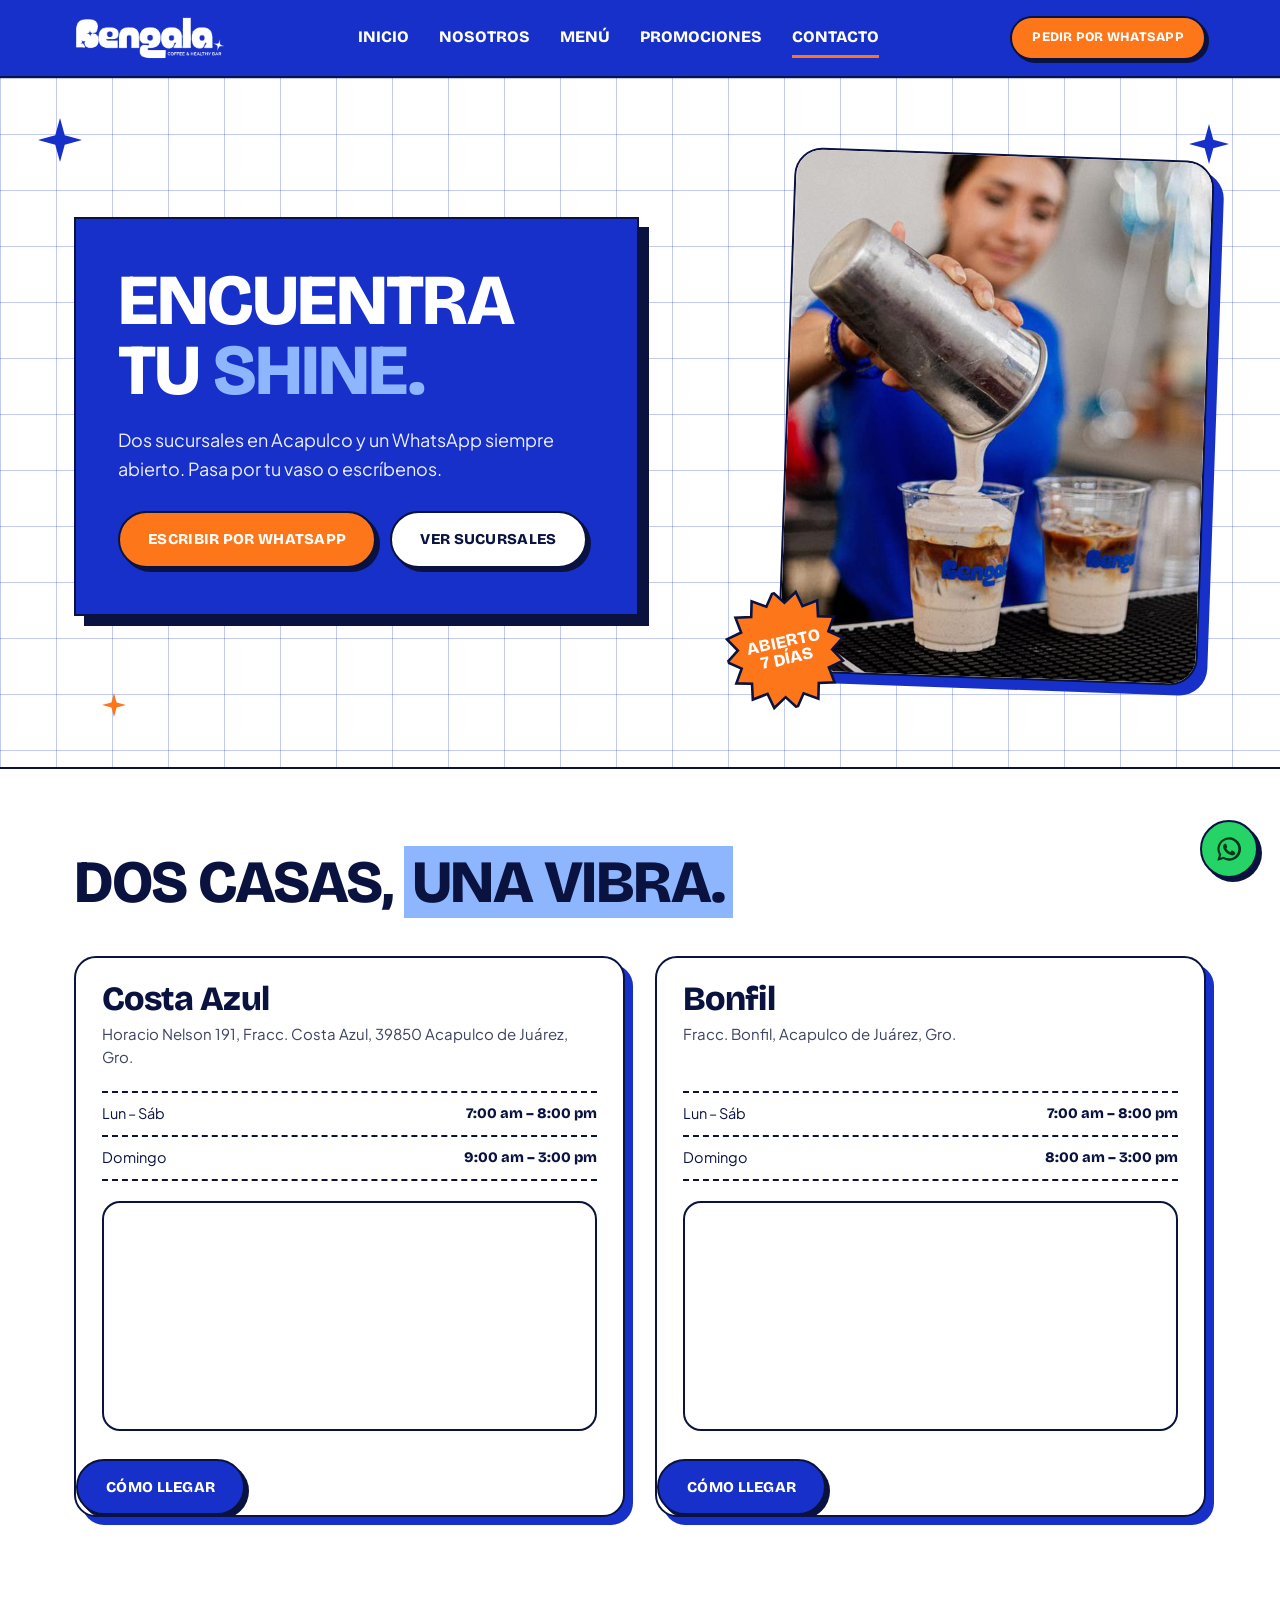
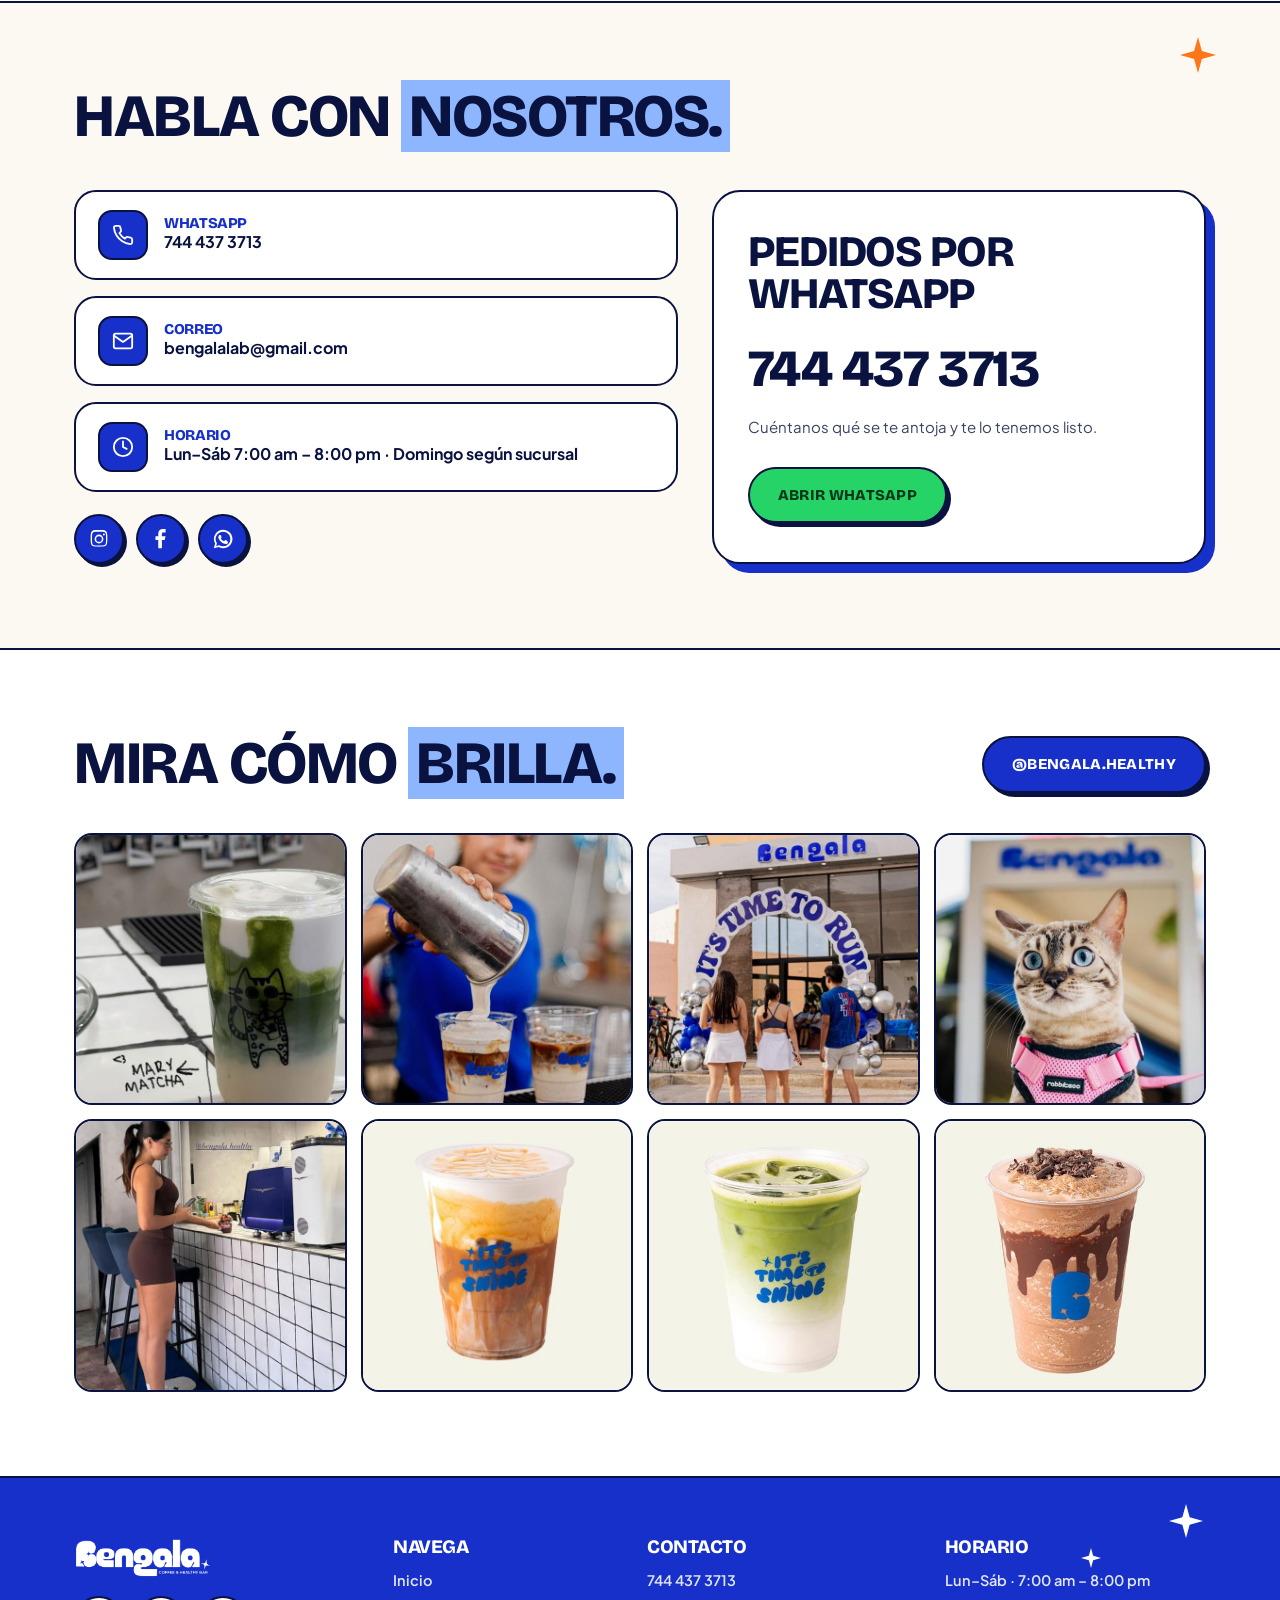
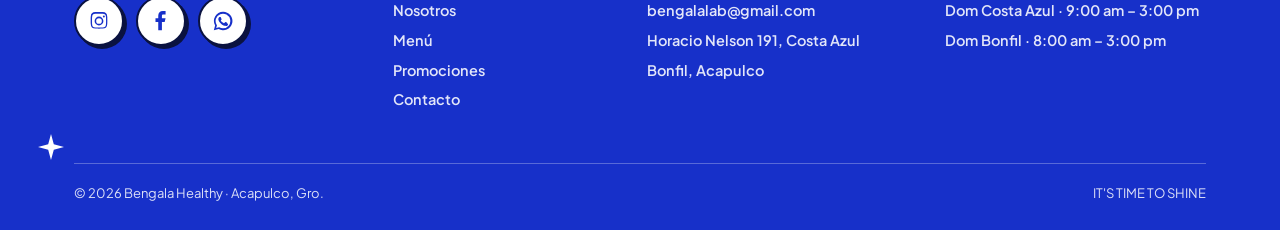
<file: bengala-contacto.html>
<!DOCTYPE html>
<html lang="es-MX">
<head>
<meta charset="UTF-8">
<meta name="viewport" content="width=device-width, initial-scale=1.0">
<title>Contacto | Bengala Healthy — Acapulco</title>
<meta name="description" content="Encuentra Bengala Healthy: WhatsApp, correo, horarios y ubicaciones en Costa Azul y Bonfil, Acapulco.">
<link rel="icon" type="image/jpeg" href="img/favicon.jpg">
<link rel="preload" href="fonts/bricolage.woff2" as="font" type="font/woff2" crossorigin>
<link rel="stylesheet" href="css/pop.css">
<noscript><style>[data-rv]{opacity:1;transform:none}</style></noscript>
</head>
<body>
<svg width="0" height="0" style="position:absolute" aria-hidden="true"><defs><symbol id="spark" viewBox="0 0 24 24"><path d="M12 0L14.59 9.41L24 12L14.59 14.59L12 24L9.41 14.59L0 12L9.41 9.41L12 0Z"/></symbol><symbol id="burst" viewBox="0 0 100 100"><path d="M100.0,50.0L89.2,57.8L96.2,69.1L83.3,72.2L85.4,85.4L72.2,83.3L69.1,96.2L57.8,89.2L50.0,100.0L42.2,89.2L30.9,96.2L27.8,83.3L14.6,85.4L16.7,72.2L3.8,69.1L10.8,57.8L0.0,50.0L10.8,42.2L3.8,30.9L16.7,27.8L14.6,14.6L27.8,16.7L30.9,3.8L42.2,10.8L50.0,0.0L57.8,10.8L69.1,3.8L72.2,16.7L85.4,14.6L83.3,27.8L96.2,30.9L89.2,42.2Z"/></symbol></defs></svg>
<header class="bar">
  <div class="wrap in">
    <a class="logo" href="index.html" aria-label="Bengala — inicio"><img src="img/wordmark-white.png" alt="Bengala Coffee & Healthy Bar"></a>
    <nav aria-label="Principal"><a href="index.html">Inicio</a><a href="bengala-nosotros.html">Nosotros</a><a href="bengala-menu.html">Menú</a><a href="bengala-promociones.html">Promociones</a><a href="bengala-contacto.html" class="on" aria-current="page">Contacto</a></nav>
    <a class="btn or sm cta" href="https://wa.me/527444373713?text=Hola%20Bengala%2C%20quiero%20hacer%20un%20pedido" target="_blank" rel="noopener">Pedir por WhatsApp</a>
    <button class="burger" id="burger" aria-label="Abrir menú" aria-expanded="false"><i></i><i></i><i></i></button>
  </div>
</header>
<nav class="mnav" id="mnav" aria-label="Móvil"><a href="index.html">Inicio</a><a href="bengala-nosotros.html">Nosotros</a><a href="bengala-menu.html">Menú</a><a href="bengala-promociones.html">Promociones</a><a href="bengala-contacto.html" class="on">Contacto</a><a class="btn or sm" href="https://wa.me/527444373713?text=Hola%20Bengala%2C%20quiero%20hacer%20un%20pedido" target="_blank" rel="noopener">Pedir por WhatsApp</a></nav>


<section class="gridhero">
  <span class="sp " style="width:44px;height:44px;left:3%;top:40px" aria-hidden="true"><svg><use href="#spark"/></svg></span><span class="sp o" style="width:24px;height:24px;left:8%;bottom:50px" aria-hidden="true"><svg><use href="#spark"/></svg></span><span class="sp " style="width:40px;height:40px;right:4%;top:46px" aria-hidden="true"><svg><use href="#spark"/></svg></span>
  <div class="wrap gh">
    <div class="gh-block" data-rv>
      <h1>Encuentra tu <span class="hl">shine.</span></h1>
      <p class="lead">Dos sucursales en Acapulco y un WhatsApp siempre abierto. Pasa por tu vaso o escríbenos.</p>
      <div class="acts"><a class="btn or" href="https://wa.me/527444373713?text=Hola%20Bengala" target="_blank" rel="noopener">Escribir por WhatsApp</a><a class="btn wh" href="#sucursales">Ver sucursales</a></div>
    </div>
    <div class="gh-photo" data-rv>
      <div class="frame" style="aspect-ratio:4/5;max-width:420px;margin-left:auto"><img src="img/p-barista.jpg" alt="Barista preparando bebidas en Bengala"></div>
      <div class="burst" style="left:6%;bottom:-30px" aria-hidden="true"><svg><use href="#burst"/></svg><b>Abierto<br>7 días</b></div>
    </div>
  </div>
</section>

<section class="sec" id="sucursales">
  <div class="wrap">
    <h2 class="h2" data-rv>Dos casas, <span class="mark">una vibra.</span></h2>
    <div class="locs" data-rv>
      <article class="pop loc">
        <div class="hd"><h3>Costa Azul</h3><p class="addr">Horacio Nelson 191, Fracc. Costa Azul, 39850 Acapulco de Juárez, Gro.</p></div>
        <ul class="hrs"><li><span>Lun – Sáb</span><b>7:00 am – 8:00 pm</b></li><li><span>Domingo</span><b>9:00 am – 3:00 pm</b></li></ul>
        <div class="map"><iframe loading="lazy" referrerpolicy="no-referrer-when-downgrade" title="Mapa Bengala Costa Azul" src="https://www.google.com/maps?q=Bengala+Horacio+Nelson+191+Costa+Azul+Acapulco&output=embed"></iframe></div>
        <div class="acts"><a class="btn bl" href="https://maps.app.goo.gl/TXhPFT4cCPkZpWc66" target="_blank" rel="noopener">Cómo llegar</a></div>
      </article>
      <article class="pop loc">
        <div class="hd"><h3>Bonfil</h3><p class="addr">Fracc. Bonfil, Acapulco de Juárez, Gro.</p></div>
        <ul class="hrs"><li><span>Lun – Sáb</span><b>7:00 am – 8:00 pm</b></li><li><span>Domingo</span><b>8:00 am – 3:00 pm</b></li></ul>
        <div class="map"><iframe loading="lazy" referrerpolicy="no-referrer-when-downgrade" title="Mapa Bengala Bonfil" src="https://www.google.com/maps?q=Bengala+Healthy+Bonfil+Acapulco&output=embed"></iframe></div>
        <div class="acts"><a class="btn bl" href="https://www.google.com/maps/search/?api=1&query=Bengala+Healthy+Bonfil+Acapulco" target="_blank" rel="noopener">Cómo llegar</a></div>
      </article>
    </div>
  </div>
</section>

<section class="sec" style="background:var(--cream);border-top:2px solid var(--ink);border-bottom:2px solid var(--ink);position:relative;overflow:hidden">
  <span class="sp o" style="width:36px;height:36px;right:5%;top:34px" aria-hidden="true"><svg><use href="#spark"/></svg></span>
  <div class="wrap">
    <h2 class="h2" data-rv>Habla con <span class="mark">nosotros.</span></h2>
    <div class="cgrid">
      <div class="clist" data-rv>
        <div class="pop crow"><span class="ic"><svg viewBox="0 0 24 24"><path d="M22 16.92v3a2 2 0 0 1-2.18 2 19.79 19.79 0 0 1-8.63-3.07 19.5 19.5 0 0 1-6-6 19.79 19.79 0 0 1-3.07-8.67A2 2 0 0 1 4.11 2h3a2 2 0 0 1 2 1.72c.13.96.36 1.9.68 2.81a2 2 0 0 1-.45 2.11L8.09 9.91a16 16 0 0 0 6 6l1.27-1.27a2 2 0 0 1 2.11-.45c.9.32 1.85.55 2.81.68A2 2 0 0 1 22 16.92Z"/></svg></span><div><h4>WhatsApp</h4><a href="https://wa.me/527444373713?text=Hola%20Bengala" target="_blank" rel="noopener">744 437 3713</a></div></div>
        <div class="pop crow"><span class="ic"><svg viewBox="0 0 24 24"><path d="m22 6-10 7L2 6"/><rect x="2" y="4" width="20" height="16" rx="2"/></svg></span><div><h4>Correo</h4><a href="mailto:bengalalab@gmail.com">bengalalab@gmail.com</a></div></div>
        <div class="pop crow"><span class="ic"><svg viewBox="0 0 24 24"><circle cx="12" cy="12" r="10"/><path d="M12 6v6l4 2"/></svg></span><div><h4>Horario</h4><p>Lun–Sáb 7:00 am – 8:00 pm · Domingo según sucursal</p></div></div>
        <div class="socials"><a href="https://www.instagram.com/bengala.healthy/" target="_blank" rel="noopener" aria-label="Instagram"><svg viewBox="0 0 24 24"><path d="M12 7.2A4.8 4.8 0 1 0 12 16.8 4.8 4.8 0 0 0 12 7.2Zm0 7.9a3.1 3.1 0 1 1 0-6.2 3.1 3.1 0 0 1 0 6.2ZM17.3 6.1a1.1 1.1 0 1 0 0 2.2 1.1 1.1 0 0 0 0-2.2ZM12 2.2c-2.7 0-3 0-4 .1-3.3.1-4.9 1.7-5 5-.1 1-.1 1.3-.1 4s0 3 .1 4c.1 3.3 1.7 4.9 5 5 1 .1 1.3.1 4 .1s3 0 4-.1c3.3-.1 4.9-1.7 5-5 .1-1 .1-1.3.1-4s0-3-.1-4c-.1-3.3-1.7-4.9-5-5-1-.1-1.3-.1-4-.1Zm0 1.8c2.6 0 2.9 0 4 .1 2.4.1 3.5 1.2 3.6 3.6.1 1 .1 1.3.1 3.9s0 2.9-.1 3.9c-.1 2.4-1.2 3.5-3.6 3.6-1 .1-1.3.1-4 .1s-2.9 0-3.9-.1c-2.4-.1-3.5-1.2-3.6-3.6-.1-1-.1-1.3-.1-3.9s0-2.9.1-3.9C4.6 5.3 5.7 4.2 8.1 4.1 9.1 4 9.4 4 12 4Z"/></svg></a><a href="https://www.facebook.com/p/BengalaHealthy-61576665325923/" target="_blank" rel="noopener" aria-label="Facebook"><svg viewBox="0 0 24 24"><path d="M13 22v-9h3l1-4h-4V6.5C13 5.4 13.4 5 14.6 5H17V1.2C16.6 1.1 15.4 1 14 1c-3 0-5 1.8-5 5.2V9H6v4h3v9h4Z"/></svg></a><a href="https://wa.me/527444373713" target="_blank" rel="noopener" aria-label="WhatsApp"><svg viewBox="0 0 24 24"><path d="M12 2a10 10 0 0 0-8.6 15L2 22l5.2-1.4A10 10 0 1 0 12 2Zm0 18a8 8 0 0 1-4.1-1.1l-.3-.2-3 .8.8-2.9-.2-.3A8 8 0 1 1 12 20Zm4.4-6c-.2-.1-1.4-.7-1.6-.8-.2-.1-.4-.1-.6.1-.2.2-.6.8-.8 1-.1.2-.3.2-.5.1-.2-.1-1-.4-1.9-1.2-.7-.6-1.2-1.4-1.3-1.6-.1-.2 0-.4.1-.5l.4-.4c.1-.1.2-.3.2-.4.1-.1 0-.3 0-.4-.1-.1-.6-1.4-.8-1.9-.2-.5-.4-.4-.6-.4h-.5c-.2 0-.4.1-.7.3-.2.2-.9.9-.9 2.2s.9 2.5 1.1 2.7c.1.2 1.9 2.9 4.6 4 .6.3 1.1.4 1.5.5.6.2 1.2.2 1.6.1.5-.1 1.4-.6 1.6-1.1.2-.5.2-1 .1-1.1-.1-.1-.2-.2-.4-.3Z"/></svg></a></div>
      </div>
      <div class="wacard" data-rv>
        <h3>Pedidos por WhatsApp</h3>
        <div class="num">744 437 3713</div>
        <p>Cuéntanos qué se te antoja y te lo tenemos listo.</p>
        <div class="acts"><a class="btn gr" href="https://wa.me/527444373713?text=Hola%20Bengala%2C%20quiero%20hacer%20un%20pedido" target="_blank" rel="noopener">Abrir WhatsApp</a></div>
      </div>
    </div>
  </div>
</section>

<section class="sec">
  <div class="wrap">
    <div class="rowh" data-rv><h2 class="h2">Mira cómo <span class="mark">brilla.</span></h2><a class="btn bl" href="https://www.instagram.com/bengala.healthy/" target="_blank" rel="noopener">@bengala.healthy</a></div>
    <div class="igrid" data-rv><a href="https://www.instagram.com/bengala.healthy/" target="_blank" rel="noopener" aria-label="Ver en Instagram"><img src="img/p-mary.jpg" alt="Foto 1 de Bengala" loading="lazy"></a><a href="https://www.instagram.com/bengala.healthy/" target="_blank" rel="noopener" aria-label="Ver en Instagram"><img src="img/p-barista.jpg" alt="Foto 2 de Bengala" loading="lazy"></a><a href="https://www.instagram.com/bengala.healthy/" target="_blank" rel="noopener" aria-label="Ver en Instagram"><img src="img/p-event.jpg" alt="Foto 3 de Bengala" loading="lazy"></a><a href="https://www.instagram.com/bengala.healthy/" target="_blank" rel="noopener" aria-label="Ver en Instagram"><img src="img/p-cat.jpg" alt="Foto 4 de Bengala" loading="lazy"></a><a href="https://www.instagram.com/bengala.healthy/" target="_blank" rel="noopener" aria-label="Ver en Instagram"><img src="img/p-counter.jpg" alt="Foto 5 de Bengala" loading="lazy"></a><a href="https://www.instagram.com/bengala.healthy/" target="_blank" rel="noopener" aria-label="Ver en Instagram"><img src="img/p-caramel.jpg" alt="Foto 6 de Bengala" loading="lazy"></a><a href="https://www.instagram.com/bengala.healthy/" target="_blank" rel="noopener" aria-label="Ver en Instagram"><img src="img/p-matcha.jpg" alt="Foto 7 de Bengala" loading="lazy"></a><a href="https://www.instagram.com/bengala.healthy/" target="_blank" rel="noopener" aria-label="Ver en Instagram"><img src="img/p-frappe.jpg" alt="Foto 8 de Bengala" loading="lazy"></a></div>
  </div>
</section>


<footer class="foot">
  <span class="sp w" style="width:34px;height:34px;right:6%;top:26px" aria-hidden="true"><svg><use href="#spark"/></svg></span><span class="sp w" style="width:20px;height:20px;right:14%;top:70px" aria-hidden="true"><svg><use href="#spark"/></svg></span><span class="sp w" style="width:26px;height:26px;left:3%;bottom:70px" aria-hidden="true"><svg><use href="#spark"/></svg></span>
  <div class="wrap">
    <div class="fgrid">
      <div>
        <a class="logo" href="index.html"><img src="img/wordmark-white.png" alt="Bengala Coffee & Healthy Bar"></a>
        <div class="socials" style="margin-top:18px">
          <a href="https://www.instagram.com/bengala.healthy/" target="_blank" rel="noopener" aria-label="Instagram"><svg viewBox="0 0 24 24"><path d="M12 7.2A4.8 4.8 0 1 0 12 16.8 4.8 4.8 0 0 0 12 7.2Zm0 7.9a3.1 3.1 0 1 1 0-6.2 3.1 3.1 0 0 1 0 6.2ZM17.3 6.1a1.1 1.1 0 1 0 0 2.2 1.1 1.1 0 0 0 0-2.2ZM12 2.2c-2.7 0-3 0-4 .1-3.3.1-4.9 1.7-5 5-.1 1-.1 1.3-.1 4s0 3 .1 4c.1 3.3 1.7 4.9 5 5 1 .1 1.3.1 4 .1s3 0 4-.1c3.3-.1 4.9-1.7 5-5 .1-1 .1-1.3.1-4s0-3-.1-4c-.1-3.3-1.7-4.9-5-5-1-.1-1.3-.1-4-.1Zm0 1.8c2.6 0 2.9 0 4 .1 2.4.1 3.5 1.2 3.6 3.6.1 1 .1 1.3.1 3.9s0 2.9-.1 3.9c-.1 2.4-1.2 3.5-3.6 3.6-1 .1-1.3.1-4 .1s-2.9 0-3.9-.1c-2.4-.1-3.5-1.2-3.6-3.6-.1-1-.1-1.3-.1-3.9s0-2.9.1-3.9C4.6 5.3 5.7 4.2 8.1 4.1 9.1 4 9.4 4 12 4Z"/></svg></a>
          <a href="https://www.facebook.com/p/BengalaHealthy-61576665325923/" target="_blank" rel="noopener" aria-label="Facebook"><svg viewBox="0 0 24 24"><path d="M13 22v-9h3l1-4h-4V6.5C13 5.4 13.4 5 14.6 5H17V1.2C16.6 1.1 15.4 1 14 1c-3 0-5 1.8-5 5.2V9H6v4h3v9h4Z"/></svg></a>
          <a href="https://wa.me/527444373713" target="_blank" rel="noopener" aria-label="WhatsApp"><svg viewBox="0 0 24 24"><path d="M12 2a10 10 0 0 0-8.6 15L2 22l5.2-1.4A10 10 0 1 0 12 2Zm0 18a8 8 0 0 1-4.1-1.1l-.3-.2-3 .8.8-2.9-.2-.3A8 8 0 1 1 12 20Zm4.4-6c-.2-.1-1.4-.7-1.6-.8-.2-.1-.4-.1-.6.1-.2.2-.6.8-.8 1-.1.2-.3.2-.5.1-.2-.1-1-.4-1.9-1.2-.7-.6-1.2-1.4-1.3-1.6-.1-.2 0-.4.1-.5l.4-.4c.1-.1.2-.3.2-.4.1-.1 0-.3 0-.4-.1-.1-.6-1.4-.8-1.9-.2-.5-.4-.4-.6-.4h-.5c-.2 0-.4.1-.7.3-.2.2-.9.9-.9 2.2s.9 2.5 1.1 2.7c.1.2 1.9 2.9 4.6 4 .6.3 1.1.4 1.5.5.6.2 1.2.2 1.6.1.5-.1 1.4-.6 1.6-1.1.2-.5.2-1 .1-1.1-.1-.1-.2-.2-.4-.3Z"/></svg></a>
        </div>
      </div>
      <div><h4>Navega</h4><ul><li><a href="index.html">Inicio</a></li><li><a href="bengala-nosotros.html">Nosotros</a></li><li><a href="bengala-menu.html">Menú</a></li><li><a href="bengala-promociones.html">Promociones</a></li><li><a href="bengala-contacto.html">Contacto</a></li></ul></div>
      <div><h4>Contacto</h4><ul><li><a href="https://wa.me/527444373713" target="_blank" rel="noopener">744 437 3713</a></li><li><a href="mailto:bengalalab@gmail.com">bengalalab@gmail.com</a></li><li>Horacio Nelson 191, Costa Azul</li><li>Bonfil, Acapulco</li></ul></div>
      <div><h4>Horario</h4><ul><li>Lun–Sáb · 7:00 am – 8:00 pm</li><li>Dom Costa Azul · 9:00 am – 3:00 pm</li><li>Dom Bonfil · 8:00 am – 3:00 pm</li></ul></div>
    </div>
    <div class="fbot"><span>© 2026 Bengala Healthy · Acapulco, Gro.</span><span>IT'S TIME TO SHINE</span></div>
  </div>
</footer>
<a class="wafloat" href="https://wa.me/527444373713?text=Hola%20Bengala" target="_blank" rel="noopener" aria-label="Escríbenos por WhatsApp"><svg viewBox="0 0 24 24"><path d="M12 2a10 10 0 0 0-8.6 15L2 22l5.2-1.4A10 10 0 1 0 12 2Zm0 18a8 8 0 0 1-4.1-1.1l-.3-.2-3 .8.8-2.9-.2-.3A8 8 0 1 1 12 20Zm4.4-6c-.2-.1-1.4-.7-1.6-.8-.2-.1-.4-.1-.6.1-.2.2-.6.8-.8 1-.1.2-.3.2-.5.1-.2-.1-1-.4-1.9-1.2-.7-.6-1.2-1.4-1.3-1.6-.1-.2 0-.4.1-.5l.4-.4c.1-.1.2-.3.2-.4.1-.1 0-.3 0-.4-.1-.1-.6-1.4-.8-1.9-.2-.5-.4-.4-.6-.4h-.5c-.2 0-.4.1-.7.3-.2.2-.9.9-.9 2.2s.9 2.5 1.1 2.7c.1.2 1.9 2.9 4.6 4 .6.3 1.1.4 1.5.5.6.2 1.2.2 1.6.1.5-.1 1.4-.6 1.6-1.1.2-.5.2-1 .1-1.1-.1-.1-.2-.2-.4-.3Z"/></svg></a>
<script src="js/pop.js" defer></script>
</body>
</html>
</file>
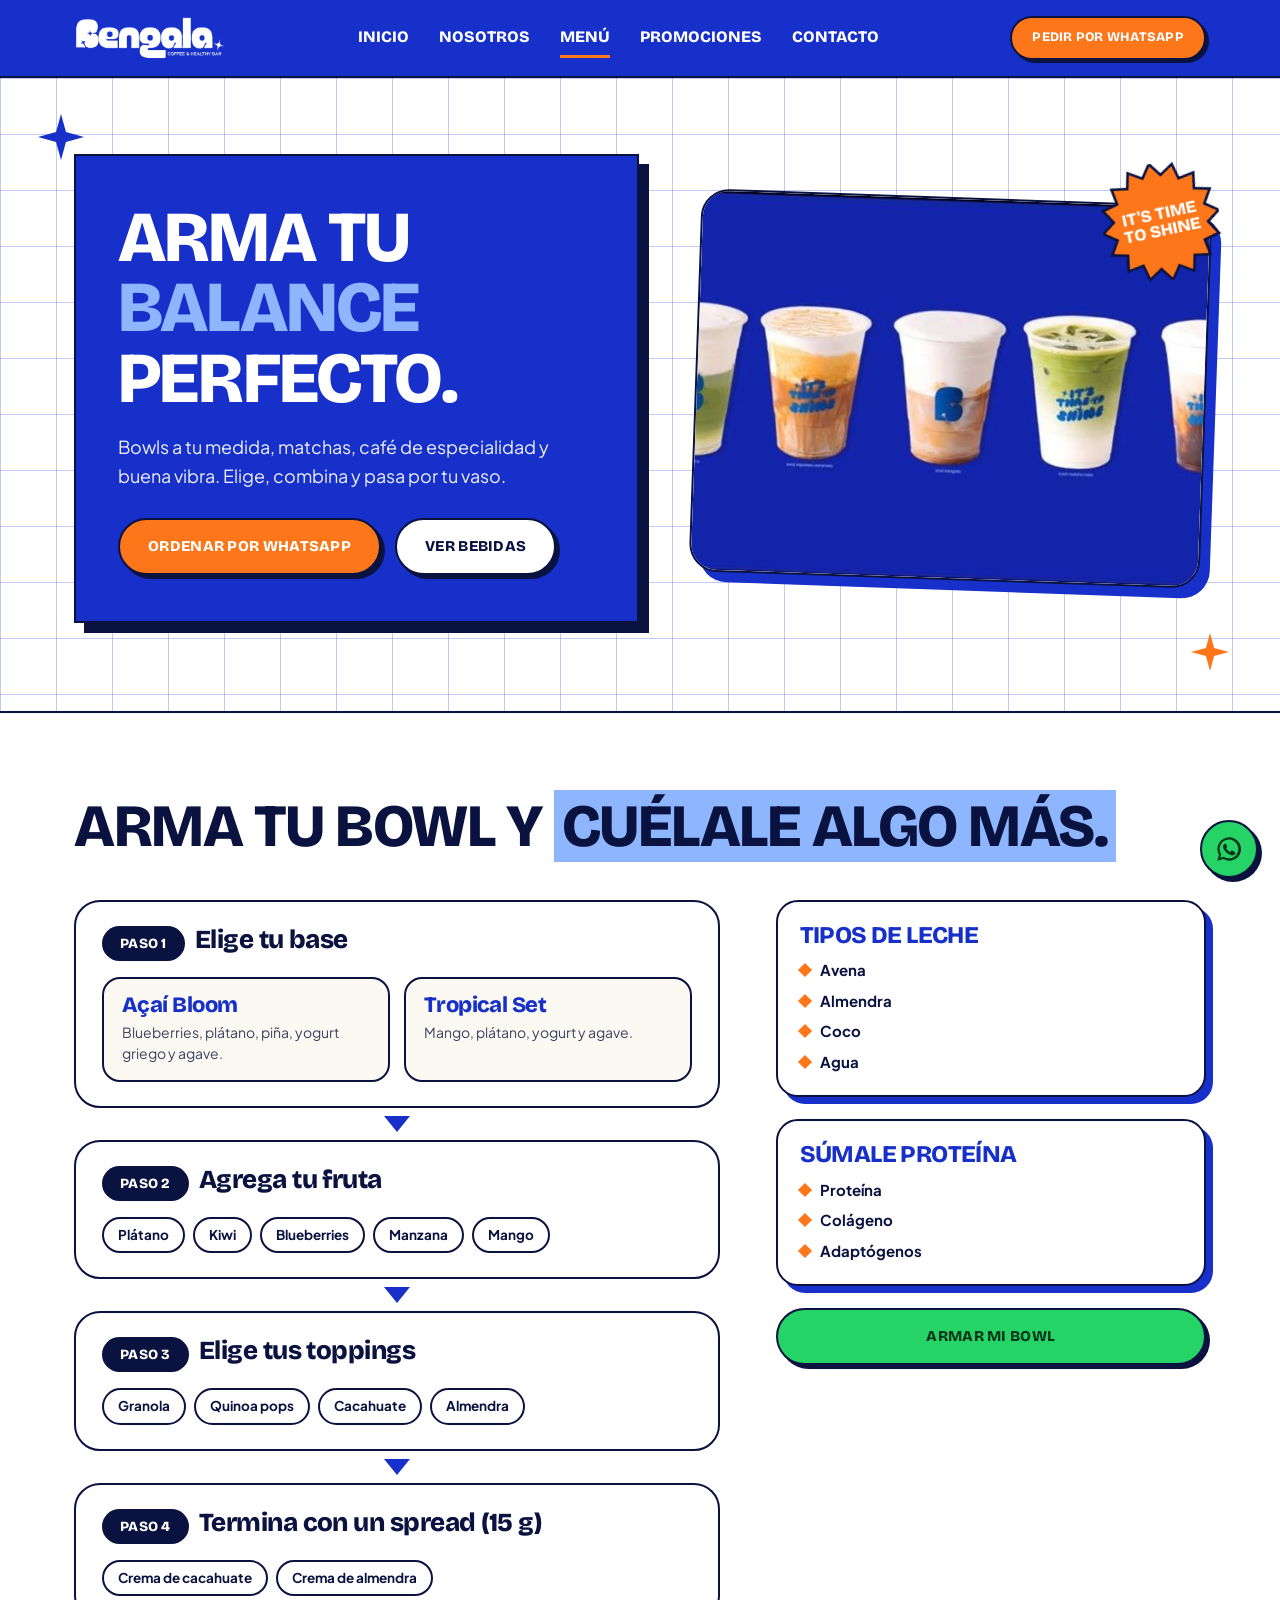
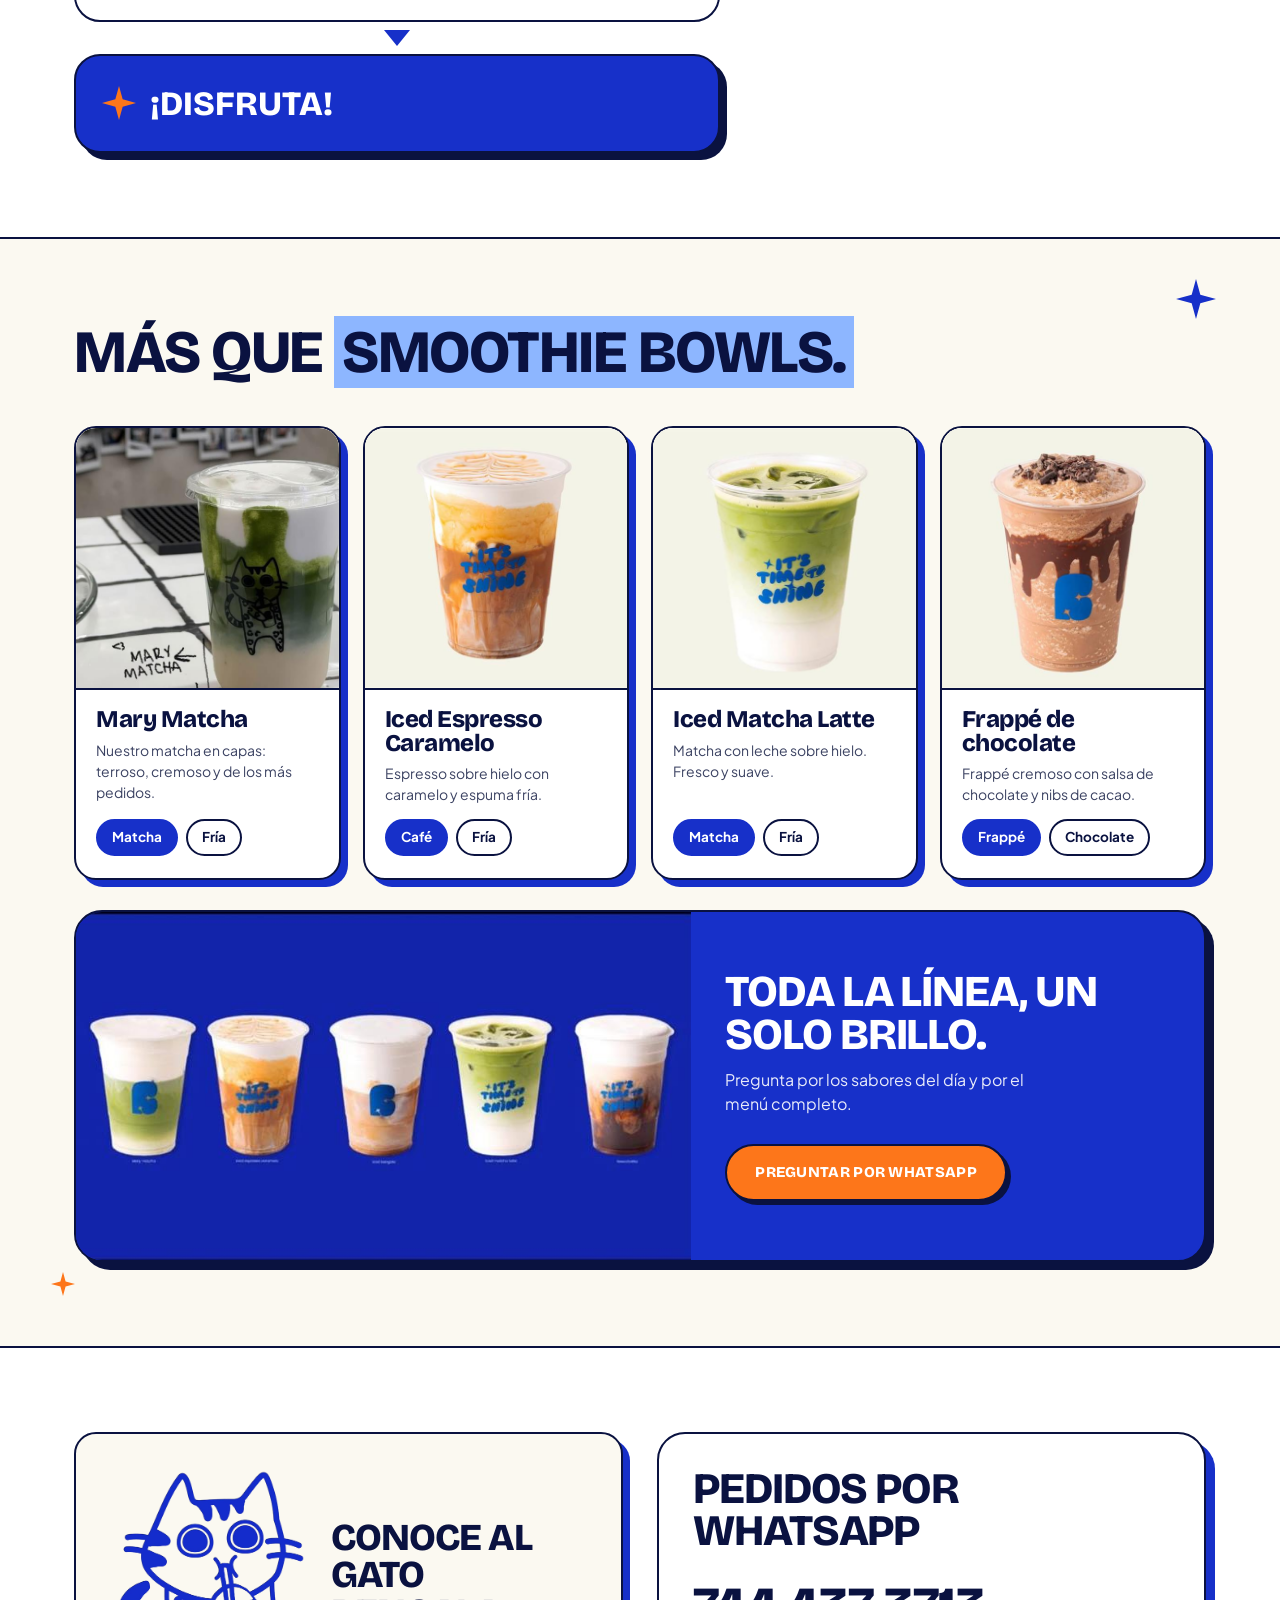
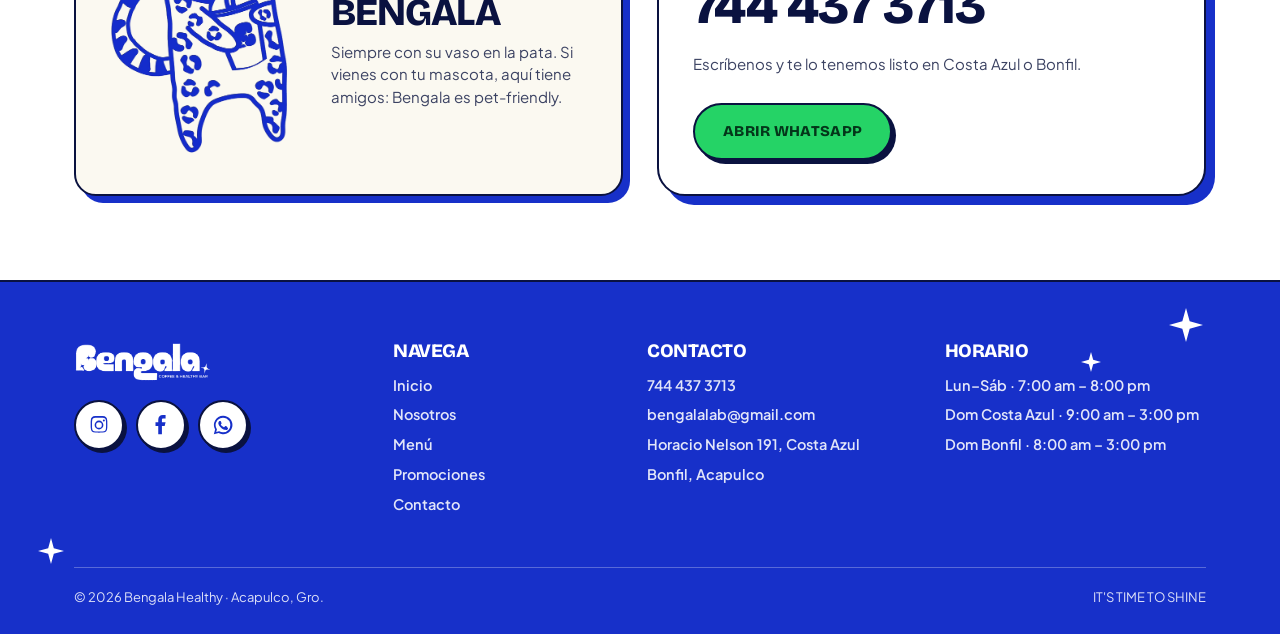
<file: bengala-menu.html>
<!DOCTYPE html>
<html lang="es-MX">
<head>
<meta charset="UTF-8">
<meta name="viewport" content="width=device-width, initial-scale=1.0">
<title>Menú | Bengala Healthy — Acapulco</title>
<meta name="description" content="Arma tu smoothie bowl paso a paso y conoce las bebidas de Bengala: matchas, café y más. Costa Azul y Bonfil, Acapulco.">
<link rel="icon" type="image/jpeg" href="img/favicon.jpg">
<link rel="preload" href="fonts/bricolage.woff2" as="font" type="font/woff2" crossorigin>
<link rel="stylesheet" href="css/pop.css">
<noscript><style>[data-rv]{opacity:1;transform:none}</style></noscript>
</head>
<body>
<svg width="0" height="0" style="position:absolute" aria-hidden="true"><defs><symbol id="spark" viewBox="0 0 24 24"><path d="M12 0L14.59 9.41L24 12L14.59 14.59L12 24L9.41 14.59L0 12L9.41 9.41L12 0Z"/></symbol><symbol id="burst" viewBox="0 0 100 100"><path d="M100.0,50.0L89.2,57.8L96.2,69.1L83.3,72.2L85.4,85.4L72.2,83.3L69.1,96.2L57.8,89.2L50.0,100.0L42.2,89.2L30.9,96.2L27.8,83.3L14.6,85.4L16.7,72.2L3.8,69.1L10.8,57.8L0.0,50.0L10.8,42.2L3.8,30.9L16.7,27.8L14.6,14.6L27.8,16.7L30.9,3.8L42.2,10.8L50.0,0.0L57.8,10.8L69.1,3.8L72.2,16.7L85.4,14.6L83.3,27.8L96.2,30.9L89.2,42.2Z"/></symbol></defs></svg>
<header class="bar">
  <div class="wrap in">
    <a class="logo" href="index.html" aria-label="Bengala — inicio"><img src="img/wordmark-white.png" alt="Bengala Coffee & Healthy Bar"></a>
    <nav aria-label="Principal"><a href="index.html">Inicio</a><a href="bengala-nosotros.html">Nosotros</a><a href="bengala-menu.html" class="on" aria-current="page">Menú</a><a href="bengala-promociones.html">Promociones</a><a href="bengala-contacto.html">Contacto</a></nav>
    <a class="btn or sm cta" href="https://wa.me/527444373713?text=Hola%20Bengala%2C%20quiero%20hacer%20un%20pedido" target="_blank" rel="noopener">Pedir por WhatsApp</a>
    <button class="burger" id="burger" aria-label="Abrir menú" aria-expanded="false"><i></i><i></i><i></i></button>
  </div>
</header>
<nav class="mnav" id="mnav" aria-label="Móvil"><a href="index.html">Inicio</a><a href="bengala-nosotros.html">Nosotros</a><a href="bengala-menu.html" class="on">Menú</a><a href="bengala-promociones.html">Promociones</a><a href="bengala-contacto.html">Contacto</a><a class="btn or sm" href="https://wa.me/527444373713?text=Hola%20Bengala%2C%20quiero%20hacer%20un%20pedido" target="_blank" rel="noopener">Pedir por WhatsApp</a></nav>


<section class="gridhero">
  <span class="sp " style="width:46px;height:46px;left:3%;top:36px" aria-hidden="true"><svg><use href="#spark"/></svg></span><span class="sp " style="width:26px;height:26px;left:9%;top:110px" aria-hidden="true"><svg><use href="#spark"/></svg></span><span class="sp o" style="width:38px;height:38px;right:4%;bottom:40px" aria-hidden="true"><svg><use href="#spark"/></svg></span>
  <div class="wrap gh">
    <div class="gh-block" data-rv>
      <h1>Arma tu <span class="hl">balance</span> perfecto.</h1>
      <p class="lead">Bowls a tu medida, matchas, café de especialidad y buena vibra. Elige, combina y pasa por tu vaso.</p>
      <div class="acts"><a class="btn or" href="https://wa.me/527444373713?text=Hola%20Bengala%2C%20quiero%20armar%20mi%20bowl" target="_blank" rel="noopener">Ordenar por WhatsApp</a><a class="btn wh" href="#bebidas">Ver bebidas</a></div>
    </div>
    <div class="gh-photo" data-rv>
      <div class="frame" style="aspect-ratio:4/3"><img src="img/p-lineup.jpg" alt="Línea de bebidas Bengala sobre fondo azul"></div>
      <div class="burst" style="right:-14px;top:-34px" aria-hidden="true"><svg><use href="#burst"/></svg><b>It's time<br>to shine</b></div>
    </div>
  </div>
</section>

<section class="sec" id="bowl">
  <div class="wrap">
    <h2 class="h2" data-rv>Arma tu bowl y <span class="mark">cuélale algo más.</span></h2>
    <div class="split">
      <div class="flow" data-rv>
        <div class="step"><span class="pill">Paso 1</span><h3>Elige tu base</h3>
          <div class="body opts">
            <div class="opt"><h4>Açaí Bloom</h4><p>Blueberries, plátano, piña, yogurt griego y agave.</p></div>
            <div class="opt"><h4>Tropical Set</h4><p>Mango, plátano, yogurt y agave.</p></div>
          </div></div>
        <i class="dn"></i>
        <div class="step"><span class="pill">Paso 2</span><h3>Agrega tu fruta</h3>
          <div class="body chips"><span class="chip">Plátano</span><span class="chip">Kiwi</span><span class="chip">Blueberries</span><span class="chip">Manzana</span><span class="chip">Mango</span></div></div>
        <i class="dn"></i>
        <div class="step"><span class="pill">Paso 3</span><h3>Elige tus toppings</h3>
          <div class="body chips"><span class="chip">Granola</span><span class="chip">Quinoa pops</span><span class="chip">Cacahuate</span><span class="chip">Almendra</span></div></div>
        <i class="dn"></i>
        <div class="step"><span class="pill">Paso 4</span><h3>Termina con un spread (15 g)</h3>
          <div class="body chips"><span class="chip">Crema de cacahuate</span><span class="chip">Crema de almendra</span></div></div>
        <i class="dn"></i>
        <div class="enjoy"><svg viewBox="0 0 24 24"><use href="#spark"/></svg><b>¡Disfruta!</b></div>
      </div>
      <aside class="aside" data-rv>
        <div class="pop sh"><h4>Tipos de leche</h4><ul><li>Avena</li><li>Almendra</li><li>Coco</li><li>Agua</li></ul></div>
        <div class="pop sh"><h4>Súmale proteína</h4><ul><li>Proteína</li><li>Colágeno</li><li>Adaptógenos</li></ul></div>
        <a class="btn gr" href="https://wa.me/527444373713?text=Hola%20Bengala%2C%20quiero%20armar%20mi%20bowl" target="_blank" rel="noopener">Armar mi bowl</a>
      </aside>
    </div>
  </div>
</section>

<section class="sec" id="bebidas" style="background:var(--cream);border-top:2px solid var(--ink);border-bottom:2px solid var(--ink);position:relative;overflow:hidden">
  <span class="sp " style="width:40px;height:40px;right:5%;top:40px" aria-hidden="true"><svg><use href="#spark"/></svg></span><span class="sp o" style="width:24px;height:24px;left:4%;bottom:50px" aria-hidden="true"><svg><use href="#spark"/></svg></span>
  <div class="wrap">
    <h2 class="h2" data-rv>Más que <span class="mark">smoothie bowls.</span></h2>
    <div class="dgrid" data-rv>
      <article class="pop sh dcard"><div class="ph"><img src="img/p-mary.jpg" alt="Mary Matcha" loading="lazy"></div><div class="tx"><h3>Mary Matcha</h3><p>Nuestro matcha en capas: terroso, cremoso y de los más pedidos.</p><div class="chips"><span class="chip b">Matcha</span><span class="chip">Fría</span></div></div></article>
      <article class="pop sh dcard"><div class="ph"><img src="img/p-caramel.jpg" alt="Iced Espresso Caramelo" loading="lazy"></div><div class="tx"><h3>Iced Espresso Caramelo</h3><p>Espresso sobre hielo con caramelo y espuma fría.</p><div class="chips"><span class="chip b">Café</span><span class="chip">Fría</span></div></div></article>
      <article class="pop sh dcard"><div class="ph"><img src="img/p-matcha.jpg" alt="Iced Matcha Latte" loading="lazy"></div><div class="tx"><h3>Iced Matcha Latte</h3><p>Matcha con leche sobre hielo. Fresco y suave.</p><div class="chips"><span class="chip b">Matcha</span><span class="chip">Fría</span></div></div></article>
      <article class="pop sh dcard"><div class="ph"><img src="img/p-frappe.jpg" alt="Frappé de chocolate" loading="lazy"></div><div class="tx"><h3>Frappé de chocolate</h3><p>Frappé cremoso con salsa de chocolate y nibs de cacao.</p><div class="chips"><span class="chip b">Frappé</span><span class="chip">Chocolate</span></div></div></article>
    </div>
    <div class="band" data-rv>
      <div class="ph"><img src="img/p-lineup.jpg" alt="Toda la línea de bebidas Bengala" loading="lazy"></div>
      <div class="tx"><h3>Toda la línea, un solo brillo.</h3><p>Pregunta por los sabores del día y por el menú completo.</p><div class="acts"><a class="btn or" href="https://wa.me/527444373713?text=Hola%20Bengala%2C%20%C2%BFqu%C3%A9%20sabores%20tienen%20hoy%3F" target="_blank" rel="noopener">Preguntar por WhatsApp</a></div></div>
    </div>
  </div>
</section>

<section class="sec">
  <div class="wrap duo">
    <div class="pop sh catcard" data-rv>
      <img src="img/mascot.png" alt="Mascota de Bengala, un gato leopardo tomando una bebida" loading="lazy">
      <div><h3>Conoce al gato Bengala</h3><p>Siempre con su vaso en la pata. Si vienes con tu mascota, aquí tiene amigos: Bengala es pet-friendly.</p></div>
    </div>
    <div class="wacard" data-rv>
      <h3>Pedidos por WhatsApp</h3>
      <div class="num">744 437 3713</div>
      <p>Escríbenos y te lo tenemos listo en Costa Azul o Bonfil.</p>
      <div class="acts"><a class="btn gr" href="https://wa.me/527444373713?text=Hola%20Bengala%2C%20quiero%20hacer%20un%20pedido" target="_blank" rel="noopener">Abrir WhatsApp</a></div>
    </div>
  </div>
</section>


<footer class="foot">
  <span class="sp w" style="width:34px;height:34px;right:6%;top:26px" aria-hidden="true"><svg><use href="#spark"/></svg></span><span class="sp w" style="width:20px;height:20px;right:14%;top:70px" aria-hidden="true"><svg><use href="#spark"/></svg></span><span class="sp w" style="width:26px;height:26px;left:3%;bottom:70px" aria-hidden="true"><svg><use href="#spark"/></svg></span>
  <div class="wrap">
    <div class="fgrid">
      <div>
        <a class="logo" href="index.html"><img src="img/wordmark-white.png" alt="Bengala Coffee & Healthy Bar"></a>
        <div class="socials" style="margin-top:18px">
          <a href="https://www.instagram.com/bengala.healthy/" target="_blank" rel="noopener" aria-label="Instagram"><svg viewBox="0 0 24 24"><path d="M12 7.2A4.8 4.8 0 1 0 12 16.8 4.8 4.8 0 0 0 12 7.2Zm0 7.9a3.1 3.1 0 1 1 0-6.2 3.1 3.1 0 0 1 0 6.2ZM17.3 6.1a1.1 1.1 0 1 0 0 2.2 1.1 1.1 0 0 0 0-2.2ZM12 2.2c-2.7 0-3 0-4 .1-3.3.1-4.9 1.7-5 5-.1 1-.1 1.3-.1 4s0 3 .1 4c.1 3.3 1.7 4.9 5 5 1 .1 1.3.1 4 .1s3 0 4-.1c3.3-.1 4.9-1.7 5-5 .1-1 .1-1.3.1-4s0-3-.1-4c-.1-3.3-1.7-4.9-5-5-1-.1-1.3-.1-4-.1Zm0 1.8c2.6 0 2.9 0 4 .1 2.4.1 3.5 1.2 3.6 3.6.1 1 .1 1.3.1 3.9s0 2.9-.1 3.9c-.1 2.4-1.2 3.5-3.6 3.6-1 .1-1.3.1-4 .1s-2.9 0-3.9-.1c-2.4-.1-3.5-1.2-3.6-3.6-.1-1-.1-1.3-.1-3.9s0-2.9.1-3.9C4.6 5.3 5.7 4.2 8.1 4.1 9.1 4 9.4 4 12 4Z"/></svg></a>
          <a href="https://www.facebook.com/p/BengalaHealthy-61576665325923/" target="_blank" rel="noopener" aria-label="Facebook"><svg viewBox="0 0 24 24"><path d="M13 22v-9h3l1-4h-4V6.5C13 5.4 13.4 5 14.6 5H17V1.2C16.6 1.1 15.4 1 14 1c-3 0-5 1.8-5 5.2V9H6v4h3v9h4Z"/></svg></a>
          <a href="https://wa.me/527444373713" target="_blank" rel="noopener" aria-label="WhatsApp"><svg viewBox="0 0 24 24"><path d="M12 2a10 10 0 0 0-8.6 15L2 22l5.2-1.4A10 10 0 1 0 12 2Zm0 18a8 8 0 0 1-4.1-1.1l-.3-.2-3 .8.8-2.9-.2-.3A8 8 0 1 1 12 20Zm4.4-6c-.2-.1-1.4-.7-1.6-.8-.2-.1-.4-.1-.6.1-.2.2-.6.8-.8 1-.1.2-.3.2-.5.1-.2-.1-1-.4-1.9-1.2-.7-.6-1.2-1.4-1.3-1.6-.1-.2 0-.4.1-.5l.4-.4c.1-.1.2-.3.2-.4.1-.1 0-.3 0-.4-.1-.1-.6-1.4-.8-1.9-.2-.5-.4-.4-.6-.4h-.5c-.2 0-.4.1-.7.3-.2.2-.9.9-.9 2.2s.9 2.5 1.1 2.7c.1.2 1.9 2.9 4.6 4 .6.3 1.1.4 1.5.5.6.2 1.2.2 1.6.1.5-.1 1.4-.6 1.6-1.1.2-.5.2-1 .1-1.1-.1-.1-.2-.2-.4-.3Z"/></svg></a>
        </div>
      </div>
      <div><h4>Navega</h4><ul><li><a href="index.html">Inicio</a></li><li><a href="bengala-nosotros.html">Nosotros</a></li><li><a href="bengala-menu.html">Menú</a></li><li><a href="bengala-promociones.html">Promociones</a></li><li><a href="bengala-contacto.html">Contacto</a></li></ul></div>
      <div><h4>Contacto</h4><ul><li><a href="https://wa.me/527444373713" target="_blank" rel="noopener">744 437 3713</a></li><li><a href="mailto:bengalalab@gmail.com">bengalalab@gmail.com</a></li><li>Horacio Nelson 191, Costa Azul</li><li>Bonfil, Acapulco</li></ul></div>
      <div><h4>Horario</h4><ul><li>Lun–Sáb · 7:00 am – 8:00 pm</li><li>Dom Costa Azul · 9:00 am – 3:00 pm</li><li>Dom Bonfil · 8:00 am – 3:00 pm</li></ul></div>
    </div>
    <div class="fbot"><span>© 2026 Bengala Healthy · Acapulco, Gro.</span><span>IT'S TIME TO SHINE</span></div>
  </div>
</footer>
<a class="wafloat" href="https://wa.me/527444373713?text=Hola%20Bengala" target="_blank" rel="noopener" aria-label="Escríbenos por WhatsApp"><svg viewBox="0 0 24 24"><path d="M12 2a10 10 0 0 0-8.6 15L2 22l5.2-1.4A10 10 0 1 0 12 2Zm0 18a8 8 0 0 1-4.1-1.1l-.3-.2-3 .8.8-2.9-.2-.3A8 8 0 1 1 12 20Zm4.4-6c-.2-.1-1.4-.7-1.6-.8-.2-.1-.4-.1-.6.1-.2.2-.6.8-.8 1-.1.2-.3.2-.5.1-.2-.1-1-.4-1.9-1.2-.7-.6-1.2-1.4-1.3-1.6-.1-.2 0-.4.1-.5l.4-.4c.1-.1.2-.3.2-.4.1-.1 0-.3 0-.4-.1-.1-.6-1.4-.8-1.9-.2-.5-.4-.4-.6-.4h-.5c-.2 0-.4.1-.7.3-.2.2-.9.9-.9 2.2s.9 2.5 1.1 2.7c.1.2 1.9 2.9 4.6 4 .6.3 1.1.4 1.5.5.6.2 1.2.2 1.6.1.5-.1 1.4-.6 1.6-1.1.2-.5.2-1 .1-1.1-.1-.1-.2-.2-.4-.3Z"/></svg></a>
<script src="js/pop.js" defer></script>
</body>
</html>
</file>
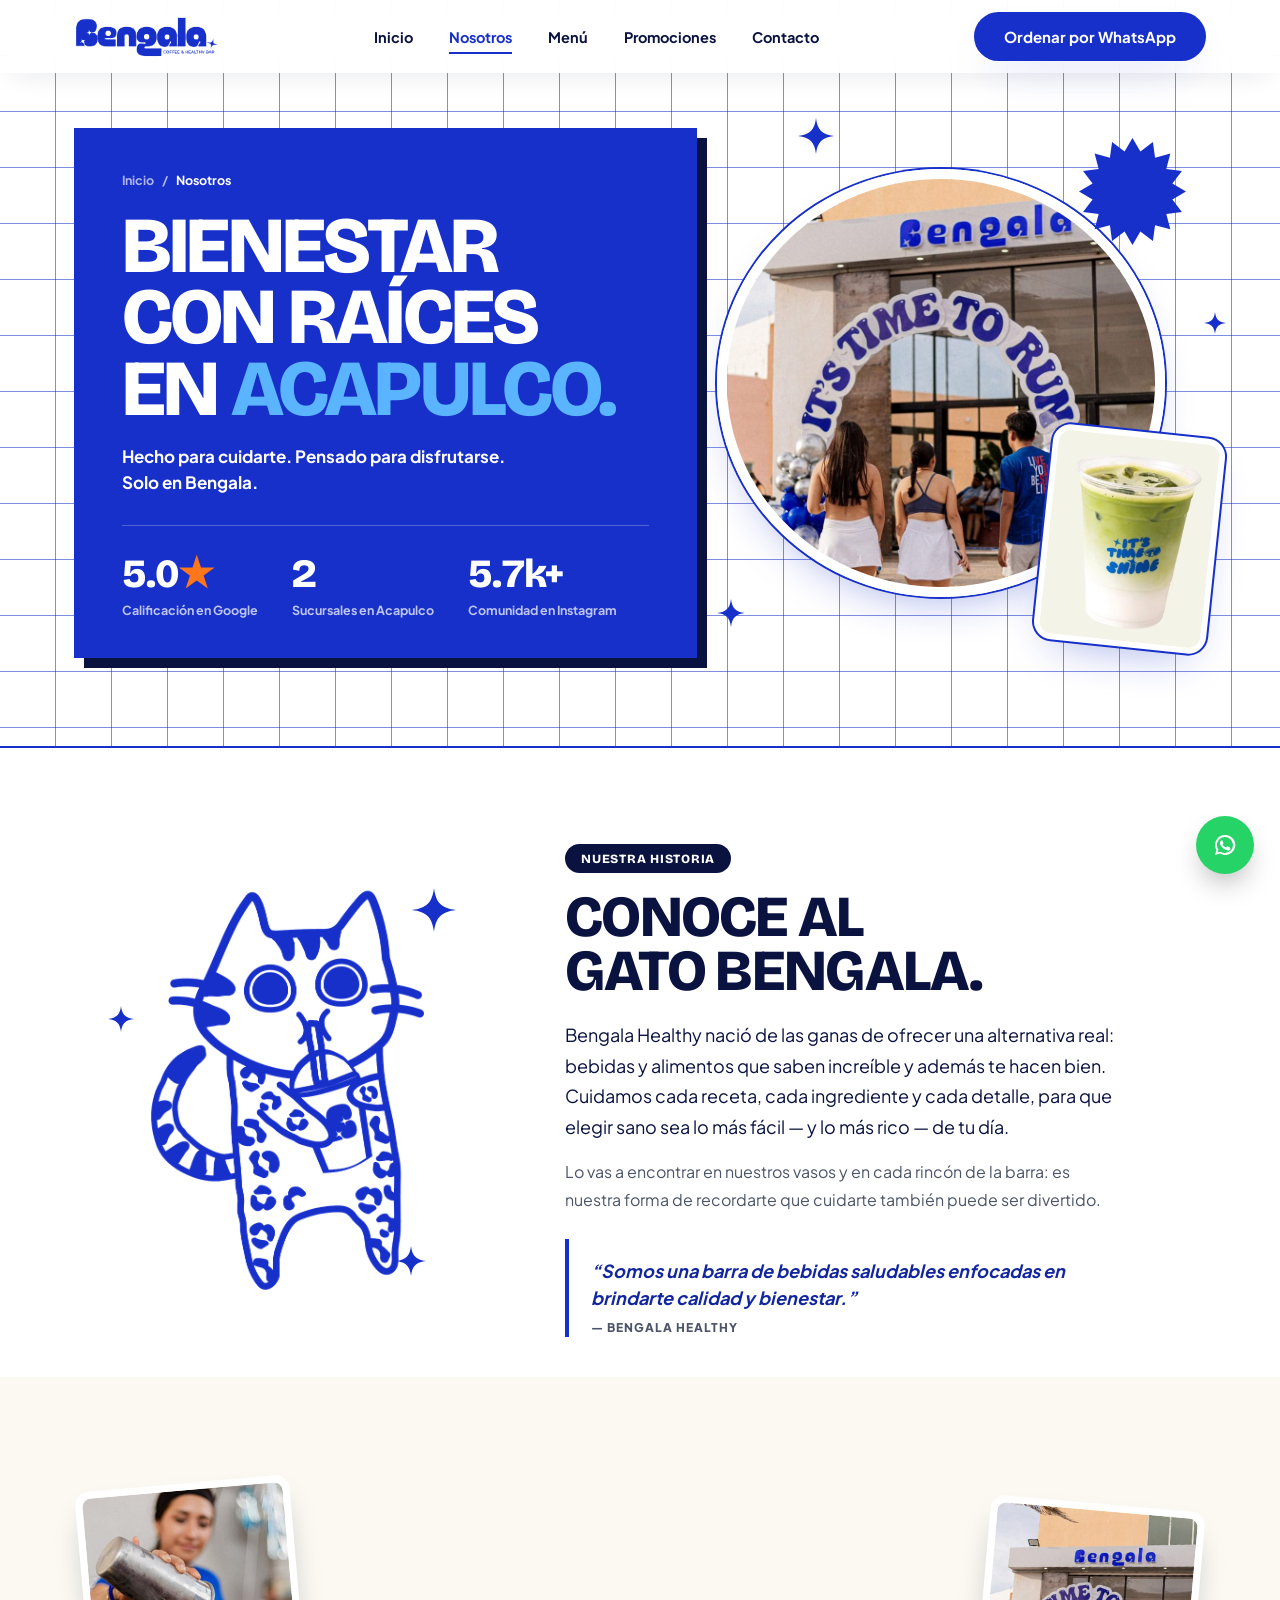
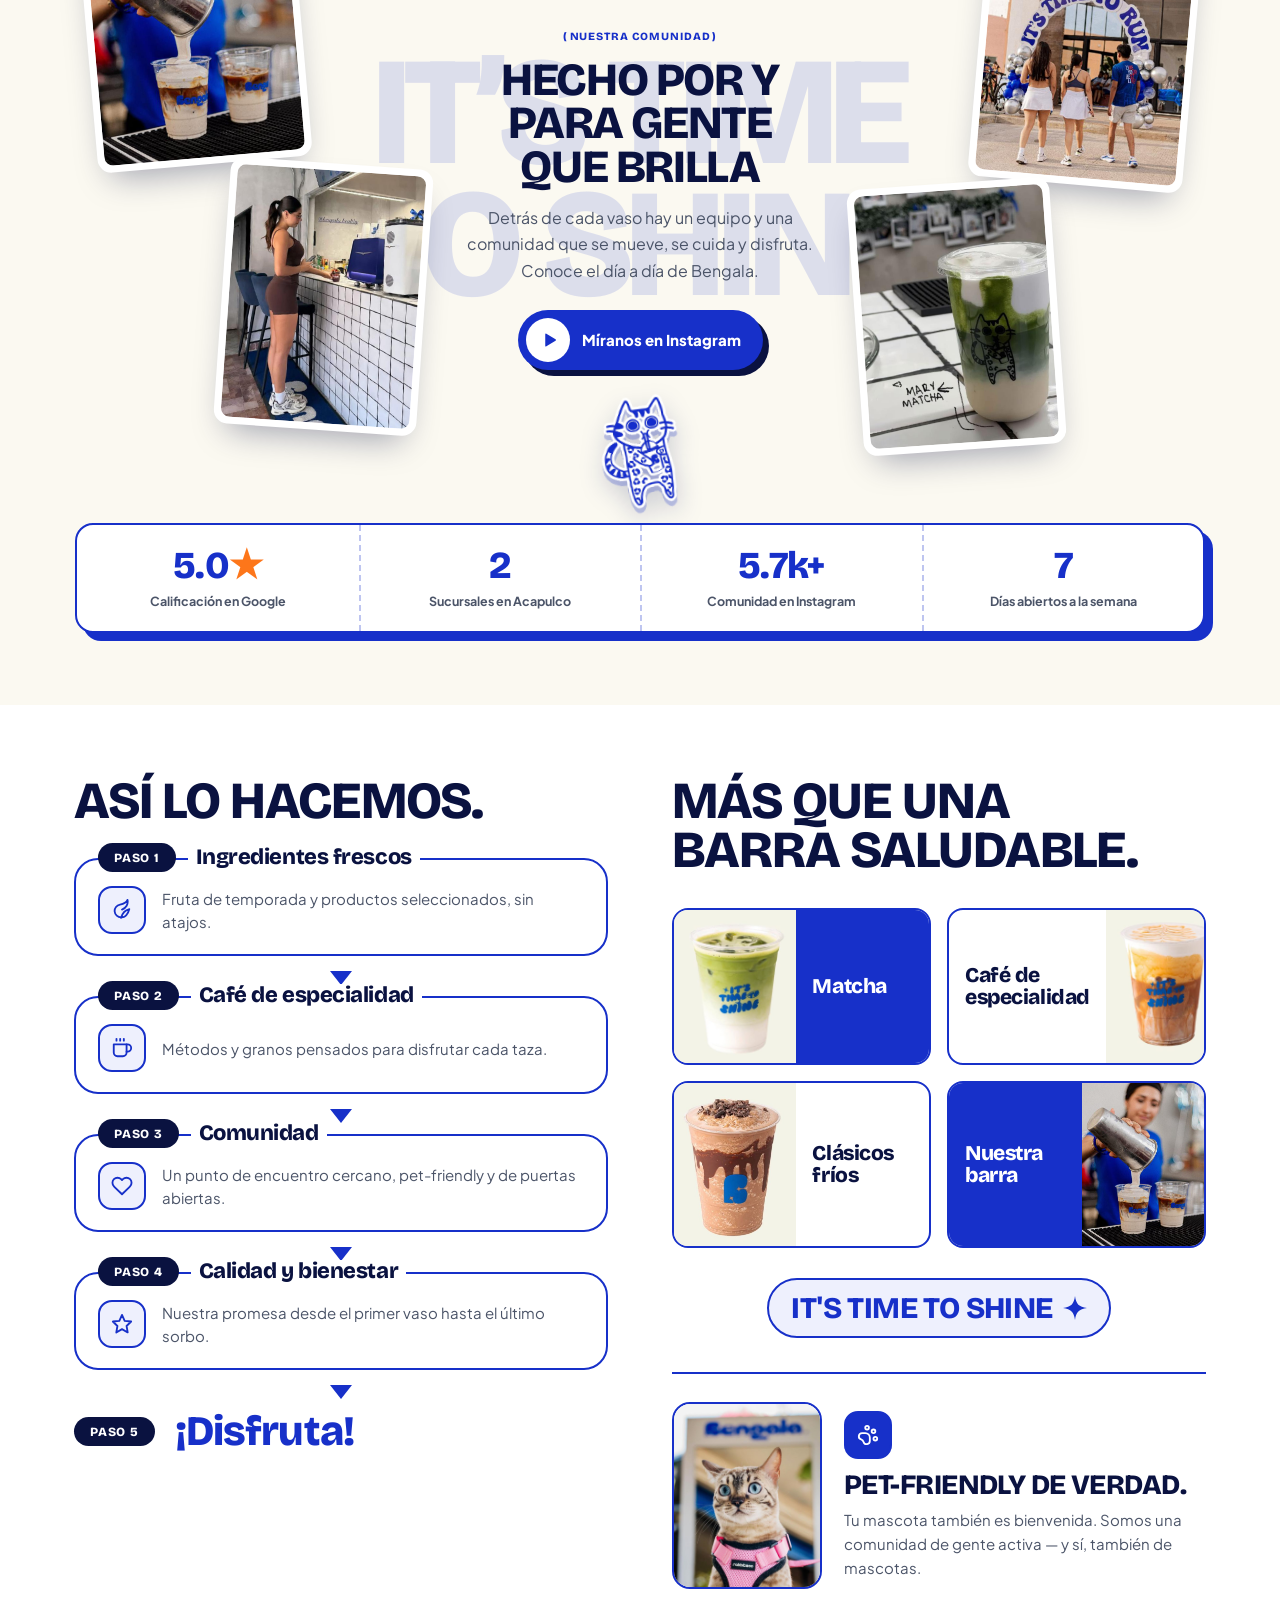
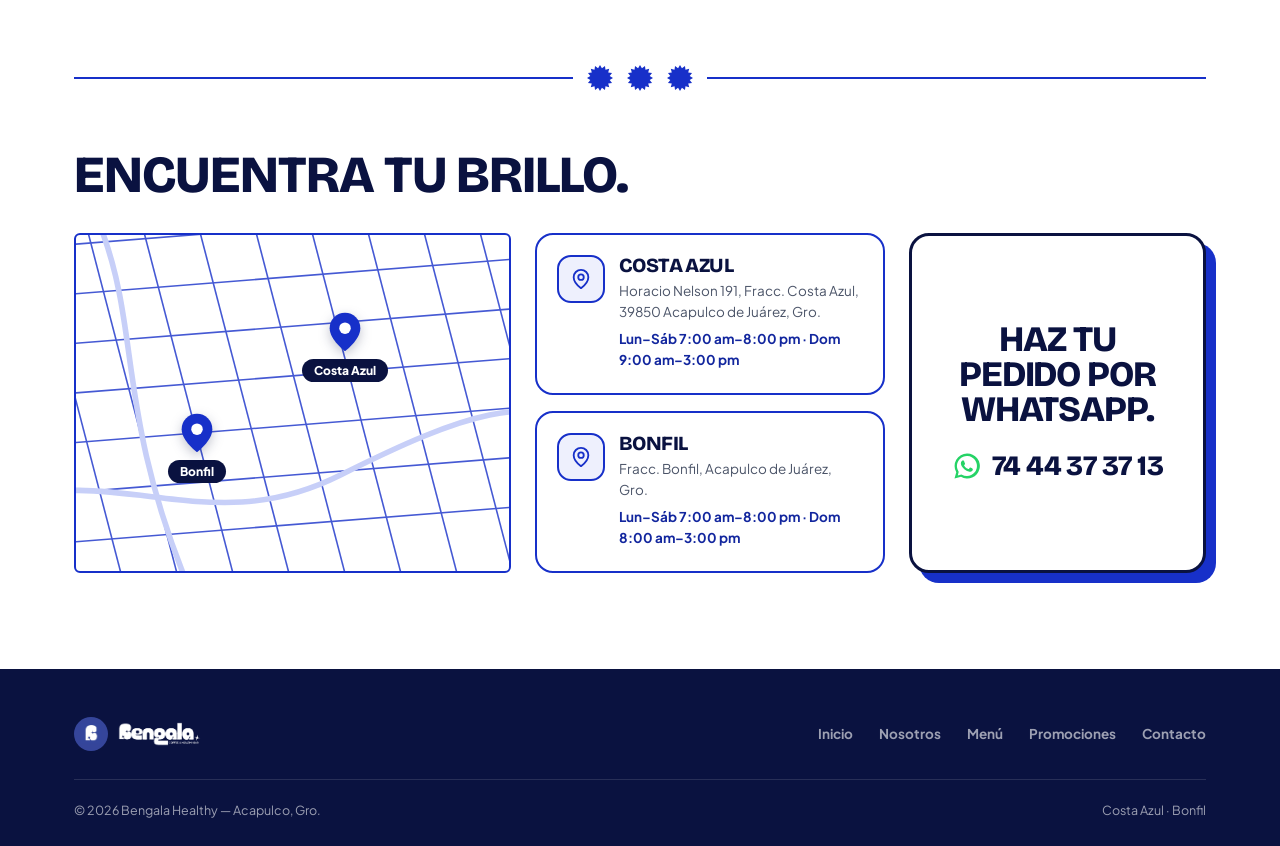
<file: bengala-nosotros.html>
<!DOCTYPE html>
<html lang="es-MX">
<head>
<meta charset="UTF-8">
<meta name="viewport" content="width=device-width, initial-scale=1.0">
<title>Nosotros | Bengala Healthy — Acapulco</title>
<meta name="description" content="Conoce Bengala Healthy: nuestra esencia, valores y las sucursales Costa Azul y Bonfil en Acapulco.">
<link rel="icon" type="image/jpeg" href="[data-uri]">
<style>
:root{
  --cobalt-50:#EEF0FD;--cobalt-100:#DCE1FB;--cobalt-200:#B9C3F7;--cobalt-300:#8D9CF0;
  --cobalt-400:#5A6BE5;--cobalt-500:#2F44D6;--cobalt-600:#1730C9;--cobalt-700:#12269E;
  --cobalt-800:#0E1D79;--cobalt-900:#0A1554;--ink:#0A1240;--graphite:#4B5468;
  --shadow-soft:0 20px 45px -20px rgba(23,48,201,0.4);--shadow-card:0 10px 30px -12px rgba(14,27,61,0.12);
  --font:-apple-system,BlinkMacSystemFont,"Segoe UI",Roboto,"Helvetica Neue",Arial,sans-serif;
  --cream:#FBF9F1;--cream-card:#FFFDF5;--orange:#FD761A;--orange-dark:#9D4300;--orange-ink:#5C2400;--purple:#8127CF;--purple-dark:#6500AD;--purple-ink:#3B0764;
}
*{box-sizing:border-box;}
@font-face{font-family:'Bricolage Grotesque';font-style:normal;font-weight:400 800;font-display:swap;src:url([data-uri]) format("woff2");}
@font-face{font-family:'Plus Jakarta Sans';font-style:normal;font-weight:400 800;font-display:swap;src:url([data-uri]) format("woff2");}
html{scroll-behavior:smooth;}
body{margin:0;font-family:'Plus Jakarta Sans',var(--font);color:var(--ink);background:var(--cream);-webkit-font-smoothing:antialiased;}
h1,h2,h3,h4{margin:0;line-height:1.02;font-weight:800;letter-spacing:-0.03em;text-wrap:balance;font-family:'Bricolage Grotesque',var(--font);}
p{margin:0;}
a{text-decoration:none;color:inherit;}
img{max-width:100%;display:block;}
::selection{background:var(--cobalt-100);color:var(--cobalt-900);}
.wrap{max-width:1180px;margin:0 auto;padding:0 24px;}
.eyebrow{display:inline-flex;align-items:center;gap:2px;font-size:11px;font-weight:800;letter-spacing:0.08em;text-transform:uppercase;color:var(--cobalt-600);font-family:'Bricolage Grotesque',var(--font);}
.eyebrow::before{content:"(";}
.eyebrow::after{content:")";}
.btn{display:inline-flex;align-items:center;justify-content:center;gap:8px;padding:15px 30px;border-radius:100px;font-weight:700;font-size:15px;cursor:pointer;border:none;transition:transform .25s ease,box-shadow .25s ease,background .25s ease,border-color .25s ease;white-space:nowrap;}
.btn-primary{background:var(--cobalt-600);color:#fff;box-shadow:var(--shadow-soft);}
.btn-primary:hover{transform:translateY(-2px);background:var(--cobalt-700);}
header{position:fixed;top:0;left:0;right:0;z-index:100;padding:18px 0;transition:background .3s ease,box-shadow .3s ease,padding .3s ease,backdrop-filter .3s ease;}
header.scrolled{background:rgba(255,255,255,0.92);backdrop-filter:blur(10px);box-shadow:var(--shadow-card);padding:12px 0;}
.nav-inner{display:flex;align-items:center;justify-content:space-between;gap:20px;}
.logo{display:flex;align-items:center;gap:10px;}
.logo-mark{width:40px;height:40px;flex-shrink:0;display:block;border-radius:50%;overflow:hidden;}
.logo-mark img{display:block;width:100%;height:100%;object-fit:cover;}
.logo-text{line-height:1.1;}
.logo-text b{display:block;font-size:19px;font-weight:800;color:var(--ink);font-family:'Bricolage Grotesque',var(--font);}
.logo-text span{display:block;font-size:10px;font-weight:800;letter-spacing:0.2em;text-transform:uppercase;color:var(--cobalt-600);}
.wordmark-blue{height:42px;width:auto;display:block;}
.wordmark-white{height:42px;width:auto;display:none;}
.footer-wordmark{height:24px;width:auto;display:block;}
nav.links{display:flex;align-items:center;gap:36px;}
nav.links a{font-size:14.5px;font-weight:700;color:var(--ink);position:relative;padding:4px 0;}
nav.links a.active{color:var(--cobalt-600);}
nav.links a::after{content:"";position:absolute;left:0;bottom:-4px;width:0;height:2px;background:var(--cobalt-600);transition:width .25s ease;}
nav.links a:hover::after,nav.links a.active::after{width:100%;}
.nav-cta{display:flex;align-items:center;gap:14px;}
.burger{display:none;background:none;cursor:pointer;padding:8px;border-radius:50%;border:1px solid var(--cobalt-100);}
.burger span{display:block;width:20px;height:2px;background:var(--ink);border-radius:2px;}
.mobile-menu{display:none;background:#fff;border-top:1px solid var(--cobalt-100);padding:22px 24px;flex-direction:column;gap:18px;font-weight:700;font-size:16px;box-shadow:var(--shadow-card);}
.mobile-menu.open{display:flex;}
.mobile-menu a.active{color:var(--cobalt-600);}
.mobile-menu .btn{align-self:flex-start;}
@media(max-width:860px){nav.links{display:none;}.nav-cta .btn-primary{display:none;}.burger{display:inline-flex;flex-direction:column;align-items:center;justify-content:center;gap:4px;}}
.breadcrumb{font-size:12.5px;font-weight:700;color:var(--graphite);margin-bottom:26px;}
.breadcrumb a:hover{color:var(--cobalt-600);}
.breadcrumb .sep{margin:0 6px;}
.breadcrumb .current{color:var(--cobalt-600);}
.section-head{max-width:640px;margin-bottom:52px;}
.section-head h1,.section-head h2{margin-top:14px;font-size:clamp(30px,3.6vw,44px);}
.section-head p{margin-top:16px;font-size:16.5px;color:var(--graphite);line-height:1.6;}
.nosotros-section{padding:168px 0 110px;background:#F0EEE6;}
@media(max-width:640px){.nosotros-section{padding-top:112px;padding-bottom:70px;}}
.nosotros-grid{display:grid;grid-template-columns:1fr 1fr;gap:56px;align-items:start;}
.nosotros-copy p.lead-text{font-size:18px;color:var(--graphite);line-height:1.7;}
.valores{display:grid;grid-template-columns:1fr 1fr;gap:16px;margin-top:40px;}
.valor{background:var(--cream-card);border-radius:20px;padding:24px;box-shadow:var(--shadow-card);}
.valor-icon{width:44px;height:44px;border-radius:12px;background:var(--cobalt-50);display:flex;align-items:center;justify-content:center;}
.valor h4{margin-top:16px;font-size:15px;}
.valor p{margin-top:6px;font-size:13.5px;color:var(--graphite);line-height:1.5;}
.loc-stack{display:flex;flex-direction:column;gap:18px;}
.loc-card{background:var(--cream-card);border-radius:24px;padding:28px;box-shadow:var(--shadow-card);display:flex;justify-content:space-between;gap:20px;}
.loc-card h4{font-size:18px;}
.loc-card p{margin-top:8px;font-size:14px;color:var(--graphite);line-height:1.6;}
.loc-card p.hours{margin-top:8px;font-weight:700;color:var(--cobalt-700);}
.loc-icon{width:48px;height:48px;border-radius:50%;background:var(--cobalt-50);display:flex;align-items:center;justify-content:center;flex-shrink:0;}
.quote-card{background:var(--cobalt-600);color:#fff;border-radius:24px;padding:28px;box-shadow:var(--shadow-soft);}
.quote-card p{font-size:14.5px;font-weight:600;line-height:1.6;opacity:.9;}
.quote-card p.attr{margin-top:12px;font-size:11.5px;font-weight:800;letter-spacing:.08em;text-transform:uppercase;opacity:.7;}
@media(max-width:900px){.nosotros-grid{grid-template-columns:1fr;}.valores{grid-template-columns:1fr;}}
footer{background:var(--ink);color:rgba(255,255,255,.6);padding:48px 0 28px;}
.footer-top{display:flex;justify-content:space-between;align-items:center;flex-wrap:wrap;gap:20px;padding-bottom:28px;border-bottom:1px solid rgba(255,255,255,.12);}
.footer-logo{display:flex;align-items:center;gap:10px;color:#fff;font-weight:800;font-size:20px;font-family:'Bricolage Grotesque',var(--font);}
.footer-logo .logo-mark{width:34px;height:34px;}
.footer-links{display:flex;flex-wrap:wrap;gap:26px;font-size:13.5px;font-weight:700;}
.footer-links a:hover{color:#fff;}
.footer-bottom{display:flex;justify-content:space-between;flex-wrap:wrap;gap:10px;padding-top:22px;font-size:12.5px;}
.whatsapp-float{position:fixed;bottom:26px;right:26px;z-index:90;width:58px;height:58px;border-radius:50%;background:#25D366;color:#fff;display:flex;align-items:center;justify-content:center;box-shadow:0 14px 30px -10px rgba(0,0,0,.4);animation:pulse 2.4s infinite;}
@keyframes pulse{0%{box-shadow:0 0 0 0 rgba(37,211,102,.45),0 14px 30px -10px rgba(0,0,0,.4);}70%{box-shadow:0 0 0 14px rgba(37,211,102,0),0 14px 30px -10px rgba(0,0,0,.4);}100%{box-shadow:0 0 0 0 rgba(37,211,102,0),0 14px 30px -10px rgba(0,0,0,.4);}}
[data-reveal]{opacity:0;transform:translateY(22px);transition:opacity .7s ease,transform .7s ease;}
[data-reveal].in{opacity:1;transform:translateY(0);}
@media(prefers-reduced-motion:reduce){[data-reveal]{opacity:1;transform:none;transition:none;}.whatsapp-float{animation:none;}}

/* ===== React Bits (ports en JS/CSS simple) ===== */
.btn-light{background:#fff;color:var(--cobalt-700);box-shadow:var(--shadow-soft);}
.btn-light:hover{transform:translateY(-2px);background:var(--cream-card);}
.btn-outline-light{background:transparent;color:#fff;border:2px solid rgba(255,255,255,.5);}
.btn-outline-light:hover{border-color:#fff;transform:translateY(-2px);}
.menu-section,.promo-section,.nosotros-section,.contacto-section{padding-top:80px;}
@media(max-width:640px){.menu-section,.promo-section,.nosotros-section,.contacto-section{padding-top:56px;}}

/* Portada azul */
.page-hero{position:relative;overflow:hidden;background:var(--cobalt-600);color:#fff;padding:150px 0 84px;}
.page-hero::after{content:"";position:absolute;inset:0;pointer-events:none;background-image:radial-gradient(rgba(255,255,255,.14) 1px,transparent 1px);background-size:22px 22px;-webkit-mask-image:linear-gradient(180deg,#000,transparent 85%);mask-image:linear-gradient(180deg,#000,transparent 85%);}
.aurora{position:absolute;inset:0;pointer-events:none;overflow:hidden;}
.aurora span{position:absolute;border-radius:50%;filter:blur(80px);opacity:.6;}
.aurora span:nth-child(1){width:520px;height:520px;background:var(--cobalt-400);top:-220px;right:-140px;animation:auroraA 14s ease-in-out infinite alternate;}
.aurora span:nth-child(2){width:440px;height:440px;background:var(--cobalt-800);bottom:-240px;left:-120px;animation:auroraB 17s ease-in-out infinite alternate;}
@keyframes auroraA{to{transform:translate(-140px,90px) scale(1.15);}}
@keyframes auroraB{to{transform:translate(160px,-60px) scale(1.1);}}
.page-hero-inner{position:relative;z-index:1;display:grid;grid-template-columns:1fr auto;gap:48px;align-items:end;}
.page-hero .breadcrumb{color:rgba(255,255,255,.6);}
.page-hero .breadcrumb a:hover{color:#fff;}
.page-hero .breadcrumb .current{color:#fff;}
.page-hero .eyebrow{color:var(--cobalt-100);}
.page-hero .eyebrow::before,.page-hero .eyebrow::after{color:var(--orange);-webkit-text-fill-color:var(--orange);}
.page-hero h1{margin-top:16px;font-size:clamp(40px,6vw,76px);color:#fff;max-width:880px;}
.page-hero p.lead{margin-top:18px;font-size:17px;line-height:1.65;color:rgba(255,255,255,.85);max-width:560px;}
.ph-actions{display:flex;gap:14px;flex-wrap:wrap;margin-top:32px;}
@media(max-width:760px){.page-hero{padding:118px 0 60px;}.page-hero-inner{grid-template-columns:1fr;}.circ{display:none;}}

/* Split Text */
.st-word{display:inline-block;white-space:nowrap;}
.st-char{display:inline-block;opacity:0;transform:translateY(0.6em);animation:stIn .8s cubic-bezier(.2,.8,.2,1) forwards;animation-delay:calc(var(--i) * 28ms + 120ms);}
@keyframes stIn{to{opacity:1;transform:none;}}

/* Shiny Text */
.shiny{background:linear-gradient(110deg,var(--cobalt-200) 35%,#fff 50%,var(--cobalt-200) 65%);background-size:250% 100%;-webkit-background-clip:text;background-clip:text;-webkit-text-fill-color:transparent;animation:shine 3.2s linear infinite;}
@keyframes shine{from{background-position:150% 0;}to{background-position:-100% 0;}}

/* Circular Text */
.circ{position:relative;width:176px;height:176px;flex-shrink:0;cursor:default;}
.circ>svg{width:100%;height:100%;display:block;fill:#fff;font-family:'Bricolage Grotesque',var(--font);font-weight:800;font-size:14px;letter-spacing:.14em;}
.circ-core svg{display:block;fill:currentColor;}
.circ-core{position:absolute;inset:0;margin:auto;width:66px;height:66px;border-radius:50%;background:#fff;color:var(--cobalt-600);display:flex;align-items:center;justify-content:center;box-shadow:var(--shadow-soft);}

/* Rotating Text */
.rt-line{margin-top:24px;display:flex;align-items:center;gap:12px;flex-wrap:wrap;font-family:'Bricolage Grotesque',var(--font);font-weight:800;font-size:clamp(20px,2.4vw,28px);letter-spacing:-0.02em;color:#fff;}
.rt{display:inline-flex;overflow:hidden;background:#fff;color:var(--cobalt-600);border-radius:14px;padding:6px 16px;white-space:nowrap;transition:width .5s cubic-bezier(.3,1.2,.5,1);}
.rt-inner{display:inline-flex;flex-shrink:0;}
.rt-c{display:inline-block;animation:rtIn .5s cubic-bezier(.2,.9,.3,1.15) both;animation-delay:calc(var(--i) * 22ms);}
.rt-out .rt-c{animation:rtOut .3s ease-in both;animation-delay:calc(var(--i) * 12ms);}
@keyframes rtIn{from{transform:translateY(110%);opacity:0;}}
@keyframes rtOut{to{transform:translateY(-120%);opacity:0;}}

/* Scroll Velocity */
.rb-marquee{background:var(--cream);padding:26px 0;overflow:hidden;border-bottom:1px solid var(--cobalt-100);}
.mq-row{display:flex;white-space:nowrap;will-change:transform;}
.mq-seq{display:flex;align-items:center;flex-shrink:0;}
.mq-seq span{font-family:'Bricolage Grotesque',var(--font);font-weight:800;text-transform:uppercase;letter-spacing:-0.02em;font-size:clamp(28px,4.4vw,54px);line-height:1.15;color:var(--cobalt-600);padding:0 22px;}
.mq-seq i{font-style:normal;color:var(--orange);font-size:clamp(18px,2.4vw,28px);}
.mq-row.outline .mq-seq span{color:transparent;-webkit-text-stroke:1.5px var(--cobalt-600);}

/* Spotlight Card */
.spot{position:relative;overflow:hidden;--spot:rgba(23,48,201,.12);}
.spot::after{content:"";position:absolute;inset:0;pointer-events:none;border-radius:inherit;background:radial-gradient(circle 240px at var(--mx,50%) var(--my,50%),var(--spot),transparent 70%);opacity:0;transition:opacity .35s ease;}
.spot:hover::after{opacity:1;}

/* Glare Hover */
.glare{position:relative;overflow:hidden;--glare:rgba(23,48,201,.12);}
.glare::before{content:"";position:absolute;inset:0;z-index:2;pointer-events:none;background:linear-gradient(-45deg,transparent 60%,var(--glare) 70%,transparent 80%);background-size:250% 250%;background-position:-100% -100%;transition:background-position .8s ease;}
.glare:hover::before{background-position:100% 100%;}

/* Tilted Card */
[data-tilt]{transform-style:preserve-3d;will-change:transform;transition:transform .5s cubic-bezier(.2,.8,.2,1);}

/* Star Border */
.star-border{position:relative;display:flex;border-radius:26px;padding:2px;overflow:hidden;background:var(--cobalt-800);box-shadow:var(--shadow-soft);}
.sb-top,.sb-bottom{position:absolute;width:300%;height:50%;border-radius:50%;background:radial-gradient(circle,#fff,transparent 10%);z-index:0;}
.sb-bottom{bottom:-11px;right:-250%;animation:sbBottom 5s linear infinite alternate;}
.sb-top{top:-10px;left:-250%;animation:sbTop 5s linear infinite alternate;}
@keyframes sbBottom{0%{transform:translate(0,0);opacity:1;}100%{transform:translate(-100%,0);opacity:0;}}
@keyframes sbTop{0%{transform:translate(0,0);opacity:1;}100%{transform:translate(100%,0);opacity:0;}}
.star-border>*:not(span){position:relative;z-index:1;flex:1;}

/* Count Up */
.ph-stats{display:flex;gap:44px;flex-wrap:wrap;margin-top:40px;}
.ph-stats b{display:block;font-family:'Bricolage Grotesque',var(--font);font-size:clamp(30px,3.4vw,40px);font-weight:800;color:#fff;letter-spacing:-0.03em;font-variant-numeric:tabular-nums;}
.ph-stats b em{font-style:normal;color:var(--orange);}
.ph-lbl{display:block;margin-top:4px;font-size:12.5px;font-weight:700;color:rgba(255,255,255,.72);}

/* Click Spark */
.spark-canvas{position:fixed;inset:0;width:100%;height:100%;pointer-events:none;z-index:9999;}

/* Animated Content (reentrada de listas) */
@keyframes rbUp{from{opacity:0;transform:translateY(18px);}}

@media(prefers-reduced-motion:reduce){
  .st-char,.rt-c{animation:none;opacity:1;transform:none;}
  .shiny{animation:none;}
  .aurora span,.sb-top,.sb-bottom{animation:none;}
  [data-tilt]{transition:none;}
}

/* ===== Nosotros — estilo editorial azul (cuadrícula, bloques, pasos) ===== */
:root{--sky:#5AB4FF;--line:2px solid var(--cobalt-600);}
.nx-h2{font-size:clamp(32px,4.2vw,52px);text-transform:uppercase;letter-spacing:-0.02em;line-height:.95;color:var(--ink);}
.nx-hero{position:relative;overflow:hidden;padding:128px 0 88px;background-color:#fff;background-image:linear-gradient(rgba(23,48,201,.55) 1.5px,transparent 1.5px),linear-gradient(90deg,rgba(23,48,201,.55) 1.5px,transparent 1.5px);background-size:56px 56px;background-position:-1px -1px;border-bottom:var(--line);}
.nx-hero-inner{display:grid;grid-template-columns:1.1fr .9fr;align-items:center;}
.nx-block{position:relative;z-index:2;background:var(--cobalt-600);color:#fff;padding:44px 48px 40px;box-shadow:10px 10px 0 var(--ink);}
.nx-block .breadcrumb{color:rgba(255,255,255,.65);margin-bottom:22px;}
.nx-block .breadcrumb a:hover,.nx-block .breadcrumb .current{color:#fff;}
.nx-block h1{font-size:clamp(44px,6.2vw,84px);line-height:.9;text-transform:uppercase;letter-spacing:-0.035em;color:#fff;}
.nx-block h1 .sky{color:var(--sky);}
.nx-sub{margin-top:20px;font-size:17px;font-weight:700;line-height:1.5;max-width:420px;}
.nx-block .ph-stats{margin-top:30px;gap:34px;padding-top:24px;border-top:1px solid rgba(255,255,255,.25);}
.nx-visual{position:relative;margin-left:-70px;aspect-ratio:1;max-width:520px;width:100%;justify-self:end;}
.nx-circle{position:absolute;inset:6% 8% 10% 4%;border-radius:50%;overflow:hidden;border:10px solid #fff;box-shadow:0 0 0 2px var(--cobalt-600),var(--shadow-soft);z-index:1;}
.nx-circle img{width:100%;height:100%;object-fit:cover;}
.nx-cup{position:absolute;right:-2%;bottom:0;width:34%;aspect-ratio:4/5;border-radius:18px;overflow:hidden;border:6px solid #fff;box-shadow:0 0 0 2px var(--cobalt-600),var(--shadow-soft);transform:rotate(6deg);z-index:3;background:#F3F3E7;}
.nx-cup img{width:100%;height:100%;object-fit:cover;}
.nx-burst{position:absolute;top:0;right:4%;width:21%;color:var(--cobalt-600);z-index:3;animation:nxSpin 18s linear infinite;}
.nx-burst svg,.nx-star svg{display:block;width:100%;height:auto;}
.nx-star{position:absolute;color:var(--cobalt-600);z-index:3;animation:nxTwinkle 3.2s ease-in-out infinite;}
.nx-star.s1{top:-4%;left:20%;width:36px;}
.nx-star.s2{bottom:4%;left:4%;width:28px;animation-delay:.8s;}
.nx-star.s3{top:34%;right:-4%;width:22px;animation-delay:1.6s;}
@keyframes nxSpin{to{transform:rotate(360deg);}}
@keyframes nxTwinkle{0%,100%{transform:scale(1) rotate(0);}50%{transform:scale(.72) rotate(20deg);}}
@keyframes nxFloat{0%,100%{transform:translateY(0);}50%{transform:translateY(-10px);}}

.nx-story{background:#fff;padding:96px 0 40px;}
.nx-story-inner{display:grid;grid-template-columns:.8fr 1.2fr;gap:64px;align-items:center;}
.nx-cat{position:relative;max-width:300px;justify-self:center;}
.nx-cat img{width:100%;height:auto;animation:nxFloat 5s ease-in-out infinite;}
.nx-star.s4{top:2%;right:-6%;width:44px;}
.nx-star.s5{top:30%;left:-10%;width:26px;animation-delay:1s;}
.nx-star.s6{bottom:6%;right:4%;width:30px;animation-delay:2s;}
.nx-pill,.nx-tag{display:inline-flex;align-items:center;background:var(--ink);color:#fff;border-radius:100px;padding:7px 16px;font-family:'Bricolage Grotesque',var(--font);font-weight:800;font-size:12.5px;letter-spacing:.06em;text-transform:uppercase;white-space:nowrap;}
.nx-story-copy h2{margin-top:18px;font-size:clamp(34px,4.6vw,58px);text-transform:uppercase;line-height:.92;letter-spacing:-0.03em;}
.nx-story-copy p{margin-top:16px;font-size:16px;line-height:1.7;color:var(--graphite);max-width:560px;}
.nx-story-copy p.nx-lead{margin-top:22px;font-size:18px;color:var(--ink);}
.nx-quote{margin:26px 0 0;padding:18px 0 0 22px;border-left:4px solid var(--cobalt-600);font-size:18px;font-weight:700;line-height:1.5;color:var(--cobalt-700);font-style:italic;max-width:520px;}
.nx-quote cite{display:block;margin-top:8px;font-style:normal;font-size:12px;font-weight:800;letter-spacing:.08em;text-transform:uppercase;color:var(--graphite);}

.nx-how{background:#fff;padding:72px 0 64px;}
.nx-how-inner{display:grid;grid-template-columns:1fr 1fr;gap:64px;align-items:start;}
.nx-steps{list-style:none;margin:32px 0 0;padding:0;display:flex;flex-direction:column;gap:40px;}
.nx-step{position:relative;border:var(--line);border-radius:24px;padding:0 22px 20px;background:#fff;}
.nx-step:not(:last-child)::after{content:"";position:absolute;left:50%;bottom:-31px;width:0;height:0;border-left:11px solid transparent;border-right:11px solid transparent;border-top:14px solid var(--cobalt-600);transform:translateX(-50%);}
.nx-step-head{display:flex;align-items:center;gap:12px;margin-top:-17px;}
.nx-step-head h3{background:#fff;padding:0 8px;font-size:clamp(18px,1.8vw,22px);letter-spacing:-0.02em;}
.nx-step-body{display:flex;align-items:center;gap:16px;margin-top:14px;}
.nx-step-body p{font-size:15px;line-height:1.55;color:var(--graphite);}
.nx-ico{width:48px;height:48px;flex-shrink:0;border-radius:14px;background:var(--cobalt-50);color:var(--cobalt-600);display:inline-flex;align-items:center;justify-content:center;border:2px solid var(--cobalt-600);}
.nx-ico.dark{background:var(--cobalt-600);color:#fff;}
.nx-step-end{border:none;padding:0;}
.nx-step-end .nx-step-head{margin-top:0;}
.nx-enjoy{font-size:clamp(30px,3.4vw,42px)!important;color:var(--cobalt-600);}
.nx-step{transition:transform .3s ease,box-shadow .3s ease;}
.nx-step:not(.nx-step-end):hover{transform:translate(-3px,-3px);box-shadow:6px 6px 0 var(--cobalt-600);}

.nx-tiles{margin-top:32px;display:grid;grid-template-columns:1fr 1fr;gap:16px;}
.nx-tile{display:flex;align-items:stretch;min-height:150px;border:var(--line);border-radius:16px;overflow:hidden;background:#fff;transition:transform .3s ease,box-shadow .3s ease;}
.nx-tile:hover{transform:translate(-3px,-3px);box-shadow:6px 6px 0 var(--ink);}
.nx-tile b{flex:1;display:flex;align-items:center;padding:14px 16px;font-family:'Bricolage Grotesque',var(--font);font-size:clamp(17px,1.7vw,21px);font-weight:800;line-height:1.05;letter-spacing:-0.02em;}
.nx-tile-img{width:48%;flex-shrink:0;background:#F3F3E7;display:block;}
.nx-tile-img img{width:100%;height:100%;object-fit:cover;}
.nx-tile.fill{border-color:var(--cobalt-600);}
.nx-tile.fill b{background:var(--cobalt-600);color:#fff;}
.nx-sticker{margin:30px auto 0;display:flex;align-items:center;justify-content:center;gap:10px;width:max-content;max-width:100%;transform:rotate(-4deg);border:var(--line);border-radius:100px;padding:10px 22px;color:var(--cobalt-600);font-family:'Bricolage Grotesque',var(--font);font-weight:800;font-size:clamp(20px,2.4vw,30px);text-transform:uppercase;letter-spacing:-0.02em;background:var(--cobalt-50);}
.nx-sticker svg{width:24px;height:24px;flex-shrink:0;}
.nx-rule{border:0;border-top:var(--line);margin:34px 0 28px;}
.nx-pet{display:grid;grid-template-columns:150px 1fr;gap:22px;align-items:center;}
.nx-pet-img{display:block;aspect-ratio:4/5;border-radius:18px;overflow:hidden;border:var(--line);}
.nx-pet-img img{width:100%;height:100%;object-fit:cover;}
.nx-pet h3{margin-top:12px;font-size:clamp(22px,2.4vw,28px);text-transform:uppercase;letter-spacing:-0.02em;}
.nx-pet p{margin-top:8px;font-size:15px;line-height:1.6;color:var(--graphite);}

.nx-divider{display:flex;align-items:center;gap:14px;padding:12px max(24px,calc((100% - 1132px) / 2));background:#fff;}
.nx-divider span{flex:1;border-top:var(--line);}
.nx-divider i{width:26px;color:var(--cobalt-600);display:block;}
.nx-divider i svg{display:block;width:100%;}

.nx-find{background:#fff;padding:48px 0 96px;}
.nx-find-grid{margin-top:32px;display:grid;grid-template-columns:1.25fr 1fr .85fr;gap:24px;align-items:stretch;}
.nx-map{position:relative;border:var(--line);border-radius:6px;overflow:hidden;min-height:340px;background:#fff;}
.nx-map-svg{position:absolute;inset:0;width:100%;height:100%;}
.nx-map .streets{stroke:var(--cobalt-600);stroke-width:2;fill:none;opacity:.8;}
.nx-map .avenue{stroke-width:7;stroke:var(--cobalt-200);}
.nx-pin{position:absolute;display:flex;flex-direction:column;align-items:center;color:var(--cobalt-600);transform:translate(-50%,-100%);transition:transform .25s ease;}
.nx-pin svg{width:46px;height:46px;filter:drop-shadow(0 4px 6px rgba(10,18,64,.25));}
.nx-pin span{margin-top:4px;background:var(--ink);color:#fff;border-radius:100px;padding:4px 12px;font-size:12px;font-weight:800;white-space:nowrap;}
.nx-pin:hover{transform:translate(-50%,-108%);}
.nx-pin.p1{left:62%;top:44%;}
.nx-pin.p2{left:28%;top:74%;}
.nx-locs{display:flex;flex-direction:column;gap:16px;}
.nx-loc{flex:1;display:flex;gap:14px;border:var(--line);border-radius:18px;padding:20px;background:#fff;transition:transform .3s ease,box-shadow .3s ease;}
.nx-loc:hover{transform:translate(-3px,-3px);box-shadow:6px 6px 0 var(--cobalt-600);}
.nx-loc h3{font-size:20px;text-transform:uppercase;}
.nx-loc p{margin-top:6px;font-size:13.5px;line-height:1.55;color:var(--graphite);}
.nx-loc p.hrs{font-weight:700;color:var(--cobalt-700);}
.nx-wa{display:flex;flex-direction:column;justify-content:center;gap:22px;border:3px solid var(--ink);border-radius:20px;padding:28px 24px;background:#fff;box-shadow:10px 10px 0 var(--cobalt-600);transition:transform .3s ease,box-shadow .3s ease;}
.nx-wa:hover{transform:translate(-3px,-3px);box-shadow:13px 13px 0 var(--cobalt-600);}
.nx-wa b{font-family:'Bricolage Grotesque',var(--font);font-size:clamp(26px,2.8vw,36px);font-weight:800;line-height:.98;text-transform:uppercase;letter-spacing:-0.03em;text-align:center;}
.nx-wa-num{display:flex;align-items:center;justify-content:center;gap:10px;font-family:'Bricolage Grotesque',var(--font);font-weight:800;font-size:clamp(22px,2.2vw,28px);letter-spacing:-0.02em;color:var(--ink);white-space:nowrap;}
.nx-wa-num svg{color:#25D366;flex-shrink:0;}

@media(max-width:1000px){
  .nx-find-grid{grid-template-columns:1fr 1fr;}
  .nx-map{grid-column:1 / -1;}
}
@media(max-width:900px){
  .nx-hero-inner{grid-template-columns:1fr;}
  .nx-visual{margin:-24px auto 0;max-width:420px;justify-self:center;}
  .nx-story-inner,.nx-how-inner{grid-template-columns:1fr;gap:48px;}
  .nx-cat{max-width:220px;}
}
@media(max-width:640px){
  .nx-hero{padding:104px 0 56px;background-size:40px 40px;}
  .nx-block{padding:30px 24px 28px;box-shadow:6px 6px 0 var(--ink);}
  .nx-block .ph-stats{display:grid;grid-template-columns:repeat(3,1fr);gap:12px;}
  .nx-block .ph-stats b{font-size:24px;}
  .nx-block .ph-lbl{font-size:11px;}
  .nx-story{padding-top:64px;}
  .nx-tile{flex-direction:column;min-height:0;}
  .nx-tile-img{width:100%;height:130px;order:-1;}
  .nx-tile b{padding:12px 14px;font-size:16px;}
  .nx-pet{grid-template-columns:110px 1fr;gap:16px;}
  .nx-find-grid{grid-template-columns:1fr;}
  .nx-map{min-height:260px;}
  .nx-step{padding:0 16px 18px;}
  .nx-step-head{flex-wrap:wrap;gap:8px;}
}
@media(prefers-reduced-motion:reduce){.nx-burst,.nx-star,.nx-cat img{animation:none;}}

/* Collage de personas (inspirado en About 10) */
.nx-col{position:relative;background:var(--cream);padding:96px 0 72px;overflow:hidden;}
.nx-col-stage{position:relative;max-width:1130px;margin:0 auto;min-height:610px;}
.nx-col-ghost{position:absolute;inset:0;display:flex;align-items:center;justify-content:center;text-align:center;pointer-events:none;user-select:none;font-family:'Bricolage Grotesque',sans-serif;font-weight:800;text-transform:uppercase;letter-spacing:-0.04em;line-height:.86;font-size:clamp(70px,12vw,170px);color:var(--cobalt-600);opacity:.13;}
.nx-col-photo{position:absolute;margin:0;width:19%;background:#fff;padding:7px;border-radius:14px;box-shadow:0 18px 34px -14px rgba(10,18,64,.4);transform:rotate(var(--r));transition:transform .35s cubic-bezier(.2,.8,.2,1);}
.nx-col-photo:hover{transform:rotate(0deg) scale(1.04);z-index:3;}
.nx-col-photo img{display:block;width:100%;height:auto;aspect-ratio:3/4;object-fit:cover;border-radius:9px;}
.nx-col-photo.p1{left:1%;top:10px;--r:-5deg;}
.nx-col-photo.p2{left:13%;top:290px;--r:4deg;}
.nx-col-photo.p3{right:1%;top:30px;--r:5deg;}
.nx-col-photo.p4{right:13%;top:310px;--r:-4deg;}
.nx-col-photo.p2,.nx-col-photo.p4{width:18%;}
.nx-col-center{position:relative;z-index:2;max-width:380px;margin:0 auto;padding-top:150px;text-align:center;}
.nx-col-center h2{margin-top:14px;font-size:clamp(30px,3.6vw,46px);text-transform:uppercase;line-height:.95;letter-spacing:-0.03em;color:var(--ink);}
.nx-col-center p{margin-top:16px;font-size:16px;line-height:1.65;color:var(--graphite);}
.nx-play{display:inline-flex;align-items:center;gap:12px;margin-top:26px;padding:8px 22px 8px 8px;background:var(--cobalt-600);color:#fff;border-radius:100px;font-weight:800;font-size:15px;box-shadow:6px 6px 0 var(--ink);transition:transform .25s ease,box-shadow .25s ease;}
.nx-play:hover{transform:translate(3px,3px);box-shadow:3px 3px 0 var(--ink);}
.nx-play-ico{width:44px;height:44px;border-radius:50%;background:#fff;color:var(--cobalt-600);display:grid;place-items:center;}
.nx-play-ico svg{width:18px;height:18px;margin-left:2px;}
.nx-col-cat{position:absolute;left:50%;bottom:-26px;width:80px;margin-left:-40px;transform:rotate(-6deg);filter:drop-shadow(0 5px 0 rgba(23,48,201,.25)) drop-shadow(0 10px 12px rgba(10,21,84,.2));pointer-events:none;}
.nx-trust{max-width:1130px;margin:40px auto 0;display:grid;grid-template-columns:repeat(4,1fr);border:2px solid var(--cobalt-600);border-radius:18px;background:#fff;box-shadow:8px 8px 0 var(--cobalt-600);}
.nx-trust>div{padding:22px 20px;text-align:center;}
.nx-trust>div+div{border-left:2px dashed rgba(23,48,201,.28);}
.nx-trust b{display:block;font-family:'Bricolage Grotesque',sans-serif;font-weight:800;font-size:clamp(26px,3vw,38px);line-height:1;color:var(--cobalt-600);letter-spacing:-0.02em;}
.nx-trust b em{font-style:normal;color:var(--orange);}
.nx-trust span{display:block;margin-top:8px;font-size:12.5px;font-weight:700;color:var(--graphite);}
@media(max-width:900px){
 .nx-col{padding:64px 0 56px;}
 .nx-col-stage{min-height:0;display:flex;flex-direction:column;}
 .nx-col-ghost{position:static;order:0;justify-content:center;font-size:clamp(54px,18vw,96px);margin-bottom:6px;}
 .nx-col-center{order:1;padding-top:0;margin-bottom:34px;}
 .nx-col-photos{order:2;display:grid;grid-template-columns:1fr 1fr;gap:16px;padding:0 6px;}
 .nx-col-photo,.nx-col-photo.p2,.nx-col-photo.p4{position:static;width:auto;}
 .nx-col-cat{display:none;}
 .nx-trust{grid-template-columns:1fr 1fr;box-shadow:6px 6px 0 var(--cobalt-600);}
 .nx-trust>div:nth-child(3){border-left:0;}
 .nx-trust>div:nth-child(n+3){border-top:2px dashed rgba(23,48,201,.28);}
}
@media(prefers-reduced-motion:reduce){.nx-col-photo,.nx-play{transition:none;}}
</style>
</head>
<body>

<header id="siteHeader">
  <div class="wrap nav-inner">
    <a href="index.html" class="logo">
      <span class="logo-text"><img class="wordmark-blue" src="[data-uri]" alt="Bengala Coffee & Healthy Bar"><img class="wordmark-white" src="[data-uri]" alt="Bengala Coffee & Healthy Bar"></span>
    </a>
    <nav class="links" id="navLinks">
      <a href="index.html">Inicio</a>
      <a href="bengala-nosotros.html" class="active">Nosotros</a>
      <a href="bengala-menu.html">Menú</a>
      <a href="bengala-promociones.html">Promociones</a>
      <a href="bengala-contacto.html">Contacto</a>
    </nav>
    <div class="nav-cta">
      <a href="https://wa.me/527444373713" target="_blank" rel="noopener" class="btn btn-primary">Ordenar por WhatsApp</a>
      <button class="burger" id="burger" aria-label="Abrir menú" aria-expanded="false"><span></span><span></span><span></span></button>
    </div>
  </div>
  <div class="mobile-menu" id="mobileMenu">
    <a href="index.html">Inicio</a>
    <a href="bengala-nosotros.html" class="active">Nosotros</a>
    <a href="bengala-menu.html">Menú</a>
    <a href="bengala-promociones.html">Promociones</a>
    <a href="bengala-contacto.html">Contacto</a>
    <a href="https://wa.me/527444373713" target="_blank" rel="noopener" class="btn btn-primary">Ordenar por WhatsApp</a>
  </div>
</header>

<section class="nx-hero">
  <div class="wrap nx-hero-inner">
    <div class="nx-block" data-reveal>
      <nav class="breadcrumb"><a href="index.html">Inicio</a> <span class="sep">/</span> <span class="current">Nosotros</span></nav>
      <h1>Bienestar con raíces en <span class="sky">Acapulco.</span></h1>
      <p class="nx-sub">Hecho para cuidarte. Pensado para disfrutarse. Solo en Bengala.</p>
      <div class="ph-stats">
        <div><b><span data-count="5.0" data-decimals="1">5.0</span><em>★</em></b><span class="ph-lbl">Calificación en Google</span></div>
        <div><b><span data-count="2">2</span></b><span class="ph-lbl">Sucursales en Acapulco</span></div>
        <div><b><span data-count="5.7" data-decimals="1">5.7</span>k+</b><span class="ph-lbl">Comunidad en Instagram</span></div>
      </div>
    </div>
    <div class="nx-visual" data-reveal>
      <div class="nx-circle"><img src="img/nos-fachada.jpg" alt="Fachada de Bengala Healthy con el arco It's Time to Run" width="900" height="900"></div>
      <div class="nx-cup"><img src="img/matcha-latte.jpg" alt="Matcha en vaso It's Time to Shine" width="512" height="640" loading="lazy"></div>
      <span class="nx-burst"><svg viewBox="0 0 100 100" aria-hidden="true"><polygon points="50.0,0.0 57.4,12.7 69.1,3.8 71.1,18.4 85.4,14.6 81.6,28.9 96.2,30.9 87.3,42.6 100.0,50.0 87.3,57.4 96.2,69.1 81.6,71.1 85.4,85.4 71.1,81.6 69.1,96.2 57.4,87.3 50.0,100.0 42.6,87.3 30.9,96.2 28.9,81.6 14.6,85.4 18.4,71.1 3.8,69.1 12.7,57.4 0.0,50.0 12.7,42.6 3.8,30.9 18.4,28.9 14.6,14.6 28.9,18.4 30.9,3.8 42.6,12.7" fill="currentColor"/></svg></span>
      <span class="nx-star s1"><svg viewBox="0 0 24 24" aria-hidden="true"><path d="M12 0C13 8 16 11 24 12 16 13 13 16 12 24 11 16 8 13 0 12 8 11 11 8 12 0Z" fill="currentColor"/></svg></span><span class="nx-star s2"><svg viewBox="0 0 24 24" aria-hidden="true"><path d="M12 0C13 8 16 11 24 12 16 13 13 16 12 24 11 16 8 13 0 12 8 11 11 8 12 0Z" fill="currentColor"/></svg></span><span class="nx-star s3"><svg viewBox="0 0 24 24" aria-hidden="true"><path d="M12 0C13 8 16 11 24 12 16 13 13 16 12 24 11 16 8 13 0 12 8 11 11 8 12 0Z" fill="currentColor"/></svg></span>
    </div>
  </div>
</section>

<section class="nx-story">
  <div class="wrap nx-story-inner">
    <div class="nx-cat" data-reveal>
      <img src="img/nos-gato.png" alt="Ilustración del gato Bengala tomando su bebida" width="639" height="900" loading="lazy">
      <span class="nx-star s4"><svg viewBox="0 0 24 24" aria-hidden="true"><path d="M12 0C13 8 16 11 24 12 16 13 13 16 12 24 11 16 8 13 0 12 8 11 11 8 12 0Z" fill="currentColor"/></svg></span><span class="nx-star s5"><svg viewBox="0 0 24 24" aria-hidden="true"><path d="M12 0C13 8 16 11 24 12 16 13 13 16 12 24 11 16 8 13 0 12 8 11 11 8 12 0Z" fill="currentColor"/></svg></span><span class="nx-star s6"><svg viewBox="0 0 24 24" aria-hidden="true"><path d="M12 0C13 8 16 11 24 12 16 13 13 16 12 24 11 16 8 13 0 12 8 11 11 8 12 0Z" fill="currentColor"/></svg></span>
    </div>
    <div class="nx-story-copy" data-reveal>
      <span class="nx-pill">Nuestra historia</span>
      <h2>Conoce al gato Bengala.</h2>
      <p class="nx-lead">Bengala Healthy nació de las ganas de ofrecer una alternativa real: bebidas y alimentos que saben increíble y además te hacen bien. Cuidamos cada receta, cada ingrediente y cada detalle, para que elegir sano sea lo más fácil — y lo más rico — de tu día.</p>
      <p>Lo vas a encontrar en nuestros vasos y en cada rincón de la barra: es nuestra forma de recordarte que cuidarte también puede ser divertido.</p>
      <blockquote class="nx-quote">“Somos una barra de bebidas saludables enfocadas en brindarte calidad y bienestar.”<cite>— Bengala Healthy</cite></blockquote>
    </div>
  </div>
</section>

<section class="nx-col" aria-labelledby="nx-col-t">
  <div class="wrap">
    <div class="nx-col-stage">
      <div class="nx-col-ghost" aria-hidden="true">It&rsquo;s time<br>to shine</div>
      <div class="nx-col-photos">
        <figure class="nx-col-photo p1"><img src="img/p-barista.jpg" alt="Barista de Bengala preparando un iced latte" loading="lazy" width="570" height="760"></figure>
        <figure class="nx-col-photo p3"><img src="img/p-event.jpg" alt="Comunidad Bengala frente al arco It's Time to Run" loading="lazy" width="570" height="760"></figure>
        <figure class="nx-col-photo p2"><img src="img/p-counter.jpg" alt="Clienta en la barra de Bengala con su bowl" loading="lazy" width="570" height="760"></figure>
        <figure class="nx-col-photo p4"><img src="img/p-mary.jpg" alt="Mary Matcha con el gato Bengala en el vaso" loading="lazy" width="570" height="760"></figure>
      </div>
      <div class="nx-col-center" data-reveal>
        <span class="eyebrow">Nuestra comunidad</span>
        <h2 id="nx-col-t">Hecho por y para gente que brilla</h2>
        <p>Detrás de cada vaso hay un equipo y una comunidad que se mueve, se cuida y disfruta. Conoce el día a día de Bengala.</p>
        <a class="nx-play" href="https://www.instagram.com/bengala.healthy/" target="_blank" rel="noopener"><span class="nx-play-ico"><svg viewBox="0 0 24 24" aria-hidden="true"><path d="M7 4.5v15a1 1 0 0 0 1.5.86l12.2-7.5a1 1 0 0 0 0-1.72L8.5 3.64A1 1 0 0 0 7 4.5Z" fill="currentColor"/></svg></span>Míranos en Instagram</a>
      </div>
      <img class="nx-col-cat" src="img/stk-gato.png" alt="" aria-hidden="true" loading="lazy" decoding="async">
    </div>
    <div class="nx-trust" data-reveal>
      <div><b>5.0<em>★</em></b><span>Calificación en Google</span></div>
      <div><b>2</b><span>Sucursales en Acapulco</span></div>
      <div><b>5.7k+</b><span>Comunidad en Instagram</span></div>
      <div><b>7</b><span>Días abiertos a la semana</span></div>
    </div>
  </div>
</section>

<section class="nx-how">
  <div class="wrap nx-how-inner">
    <div class="nx-steps-col">
      <h2 class="nx-h2" data-reveal>Así lo hacemos.</h2>
      <ol class="nx-steps">
        <li class="nx-step" data-reveal><div class="nx-step-head"><span class="nx-tag">Paso 1</span><h3>Ingredientes frescos</h3></div><div class="nx-step-body"><span class="nx-ico"><svg width="22" height="22" viewBox="0 0 24 24" fill="none" stroke="currentColor" stroke-width="2" stroke-linecap="round" stroke-linejoin="round" aria-hidden="true"><path d="M11 20A7 7 0 0 1 9.8 6.1C15.5 5 17 3.5 18 1c1 4.5-1.5 9-6 10.5"/><path d="M11 20a7 7 0 0 0 6.1-2.9c1.6-1.6 2-2.9 2.9-6.1-4.5 1-7.5 4-9 9.5"/></svg></span><p>Fruta de temporada y productos seleccionados, sin atajos.</p></div></li>
        <li class="nx-step" data-reveal><div class="nx-step-head"><span class="nx-tag">Paso 2</span><h3>Café de especialidad</h3></div><div class="nx-step-body"><span class="nx-ico"><svg width="22" height="22" viewBox="0 0 24 24" fill="none" stroke="currentColor" stroke-width="2" stroke-linecap="round" stroke-linejoin="round" aria-hidden="true"><path d="M17 8h1a4 4 0 1 1 0 8h-1"/><path d="M3 8h14v9a4 4 0 0 1-4 4H7a4 4 0 0 1-4-4Z"/><line x1="6" y1="2" x2="6" y2="4"/><line x1="10" y1="2" x2="10" y2="4"/><line x1="14" y1="2" x2="14" y2="4"/></svg></span><p>Métodos y granos pensados para disfrutar cada taza.</p></div></li>
        <li class="nx-step" data-reveal><div class="nx-step-head"><span class="nx-tag">Paso 3</span><h3>Comunidad</h3></div><div class="nx-step-body"><span class="nx-ico"><svg width="22" height="22" viewBox="0 0 24 24" fill="none" stroke="currentColor" stroke-width="2" stroke-linecap="round" stroke-linejoin="round" aria-hidden="true"><path d="M20.8 4.6a5.5 5.5 0 0 0-7.8 0L12 5.6l-1-1a5.5 5.5 0 0 0-7.8 7.8l1 1L12 21l7.8-7.6 1-1a5.5 5.5 0 0 0 0-7.8Z"/></svg></span><p>Un punto de encuentro cercano, pet-friendly y de puertas abiertas.</p></div></li>
        <li class="nx-step" data-reveal><div class="nx-step-head"><span class="nx-tag">Paso 4</span><h3>Calidad y bienestar</h3></div><div class="nx-step-body"><span class="nx-ico"><svg width="22" height="22" viewBox="0 0 24 24" fill="none" stroke="currentColor" stroke-width="2" stroke-linecap="round" stroke-linejoin="round" aria-hidden="true"><path d="m12 2 2.9 6.6L22 9.3l-5 4.9 1.2 7-6.2-3.6L5.8 21.2 7 14.2l-5-4.9 7.1-.7Z"/></svg></span><p>Nuestra promesa desde el primer vaso hasta el último sorbo.</p></div></li>
        <li class="nx-step nx-step-end" data-reveal><div class="nx-step-head"><span class="nx-tag">Paso 5</span><h3 class="nx-enjoy">¡Disfruta!</h3></div></li>
      </ol>
    </div>

    <div class="nx-more-col">
      <h2 class="nx-h2" data-reveal>Más que una barra saludable.</h2>
      <div class="nx-tiles" data-reveal>
        <a href="bengala-menu.html" class="nx-tile fill"><span class="nx-tile-img"><img src="img/matcha-latte.jpg" alt="" loading="lazy"></span><b>Matcha</b></a>
        <a href="bengala-menu.html" class="nx-tile"><b>Café de especialidad</b><span class="nx-tile-img"><img src="img/cafe-especialidad.jpg" alt="" loading="lazy"></span></a>
        <a href="bengala-menu.html" class="nx-tile"><span class="nx-tile-img"><img src="img/clasicos-frios.jpg" alt="" loading="lazy"></span><b>Clásicos fríos</b></a>
        <a href="bengala-menu.html" class="nx-tile fill"><b>Nuestra barra</b><span class="nx-tile-img photo"><img src="img/barra-costa-azul.jpg" alt="" loading="lazy"></span></a>
      </div>
      <div class="nx-sticker" data-reveal><span>It's time to shine</span><svg viewBox="0 0 24 24" aria-hidden="true"><path d="M12 0C13 8 16 11 24 12 16 13 13 16 12 24 11 16 8 13 0 12 8 11 11 8 12 0Z" fill="currentColor"/></svg></div>
      <hr class="nx-rule" aria-hidden="true">
      <div class="nx-pet" data-reveal>
        <span class="nx-pet-img"><img src="img/nos-mascota.jpg" alt="Gato con arnés rosa visitando Bengala" loading="lazy"></span>
        <div>
          <span class="nx-ico dark"><svg width="22" height="22" viewBox="0 0 24 24" fill="none" stroke="currentColor" stroke-width="2" stroke-linecap="round" stroke-linejoin="round" aria-hidden="true"><circle cx="11" cy="4" r="2"/><circle cx="18" cy="8" r="2"/><circle cx="20" cy="16" r="2"/><path d="M9 10a5 5 0 0 1 5 5v3.5a3.5 3.5 0 0 1-6.84 1.045Q6.52 17.48 4.46 16.84A3.5 3.5 0 0 1 5.5 10Z"/></svg></span>
          <h3>Pet-friendly de verdad.</h3>
          <p>Tu mascota también es bienvenida. Somos una comunidad de gente activa — y sí, también de mascotas.</p>
        </div>
      </div>
    </div>
  </div>
</section>

<div class="nx-divider" aria-hidden="true"><span></span><i><svg viewBox="0 0 100 100" aria-hidden="true"><polygon points="50.0,0.0 57.4,12.7 69.1,3.8 71.1,18.4 85.4,14.6 81.6,28.9 96.2,30.9 87.3,42.6 100.0,50.0 87.3,57.4 96.2,69.1 81.6,71.1 85.4,85.4 71.1,81.6 69.1,96.2 57.4,87.3 50.0,100.0 42.6,87.3 30.9,96.2 28.9,81.6 14.6,85.4 18.4,71.1 3.8,69.1 12.7,57.4 0.0,50.0 12.7,42.6 3.8,30.9 18.4,28.9 14.6,14.6 28.9,18.4 30.9,3.8 42.6,12.7" fill="currentColor"/></svg></i><i><svg viewBox="0 0 100 100" aria-hidden="true"><polygon points="50.0,0.0 57.4,12.7 69.1,3.8 71.1,18.4 85.4,14.6 81.6,28.9 96.2,30.9 87.3,42.6 100.0,50.0 87.3,57.4 96.2,69.1 81.6,71.1 85.4,85.4 71.1,81.6 69.1,96.2 57.4,87.3 50.0,100.0 42.6,87.3 30.9,96.2 28.9,81.6 14.6,85.4 18.4,71.1 3.8,69.1 12.7,57.4 0.0,50.0 12.7,42.6 3.8,30.9 18.4,28.9 14.6,14.6 28.9,18.4 30.9,3.8 42.6,12.7" fill="currentColor"/></svg></i><i><svg viewBox="0 0 100 100" aria-hidden="true"><polygon points="50.0,0.0 57.4,12.7 69.1,3.8 71.1,18.4 85.4,14.6 81.6,28.9 96.2,30.9 87.3,42.6 100.0,50.0 87.3,57.4 96.2,69.1 81.6,71.1 85.4,85.4 71.1,81.6 69.1,96.2 57.4,87.3 50.0,100.0 42.6,87.3 30.9,96.2 28.9,81.6 14.6,85.4 18.4,71.1 3.8,69.1 12.7,57.4 0.0,50.0 12.7,42.6 3.8,30.9 18.4,28.9 14.6,14.6 28.9,18.4 30.9,3.8 42.6,12.7" fill="currentColor"/></svg></i><span></span></div>

<section class="nx-find">
  <div class="wrap">
    <h2 class="nx-h2" data-reveal>Encuentra tu brillo.</h2>
    <div class="nx-find-grid">
      <div class="nx-map" data-reveal>
        <svg class="nx-map-svg" viewBox="0 0 720 420" preserveAspectRatio="xMidYMid slice" aria-hidden="true"><g class="streets"><line x1="-40" y1="-20" x2="80" y2="440"/><line x1="30" y1="-20" x2="150" y2="440"/><line x1="100" y1="-20" x2="220" y2="440"/><line x1="170" y1="-20" x2="290" y2="440"/><line x1="240" y1="-20" x2="360" y2="440"/><line x1="310" y1="-20" x2="430" y2="440"/><line x1="380" y1="-20" x2="500" y2="440"/><line x1="450" y1="-20" x2="570" y2="440"/><line x1="520" y1="-20" x2="640" y2="440"/><line x1="590" y1="-20" x2="710" y2="440"/><line x1="660" y1="-20" x2="780" y2="440"/><line x1="730" y1="-20" x2="850" y2="440"/><line x1="-20" y1="20" x2="740" y2="-40"/><line x1="-20" y1="82" x2="740" y2="22"/><line x1="-20" y1="144" x2="740" y2="84"/><line x1="-20" y1="206" x2="740" y2="146"/><line x1="-20" y1="268" x2="740" y2="208"/><line x1="-20" y1="330" x2="740" y2="270"/><line x1="-20" y1="392" x2="740" y2="332"/><path d="M-10 330 C 160 290 260 380 420 300 S 650 200 740 240" class="avenue"/><path d="M120 -10 C 170 120 140 220 230 440" class="avenue"/></g></svg>
        <a class="nx-pin p1" href="https://www.google.com/maps/search/?api=1&query=Bengala+Healthy+Costa+Azul+Acapulco" target="_blank" rel="noopener"><svg viewBox="0 0 24 24" aria-hidden="true"><path d="M12 22s8-6 8-12a8 8 0 0 0-16 0c0 6 8 12 8 12Z" fill="currentColor"/><circle cx="12" cy="10" r="3" fill="#fff"/></svg><span>Costa Azul</span></a>
        <a class="nx-pin p2" href="https://www.google.com/maps/search/?api=1&query=Bengala+Healthy+Bonfil+Acapulco" target="_blank" rel="noopener"><svg viewBox="0 0 24 24" aria-hidden="true"><path d="M12 22s8-6 8-12a8 8 0 0 0-16 0c0 6 8 12 8 12Z" fill="currentColor"/><circle cx="12" cy="10" r="3" fill="#fff"/></svg><span>Bonfil</span></a>
      </div>
      <div class="nx-locs" data-reveal>
        <a class="nx-loc" href="https://www.google.com/maps/search/?api=1&query=Bengala+Healthy+Costa+Azul+Acapulco" target="_blank" rel="noopener">
          <span class="nx-ico"><svg width="22" height="22" viewBox="0 0 24 24" fill="none" stroke="currentColor" stroke-width="2" stroke-linecap="round" stroke-linejoin="round" aria-hidden="true"><path d="M20 10c0 6-8 12-8 12s-8-6-8-12a8 8 0 0 1 16 0Z"/><circle cx="12" cy="10" r="3"/></svg></span>
          <div><h3>Costa Azul</h3><p>Horacio Nelson 191, Fracc. Costa Azul, 39850 Acapulco de Juárez, Gro.</p><p class="hrs">Lun–Sáb 7:00 am–8:00 pm · Dom 9:00 am–3:00 pm</p></div>
        </a>
        <a class="nx-loc" href="https://www.google.com/maps/search/?api=1&query=Bengala+Healthy+Bonfil+Acapulco" target="_blank" rel="noopener">
          <span class="nx-ico"><svg width="22" height="22" viewBox="0 0 24 24" fill="none" stroke="currentColor" stroke-width="2" stroke-linecap="round" stroke-linejoin="round" aria-hidden="true"><path d="M20 10c0 6-8 12-8 12s-8-6-8-12a8 8 0 0 1 16 0Z"/><circle cx="12" cy="10" r="3"/></svg></span>
          <div><h3>Bonfil</h3><p>Fracc. Bonfil, Acapulco de Juárez, Gro.</p><p class="hrs">Lun–Sáb 7:00 am–8:00 pm · Dom 8:00 am–3:00 pm</p></div>
        </a>
      </div>
      <a class="nx-wa" href="https://wa.me/527444373713" target="_blank" rel="noopener" data-reveal>
        <b>Haz tu pedido por WhatsApp.</b>
        <span class="nx-wa-num"><svg width="30" height="30" viewBox="0 0 24 24" fill="currentColor" aria-hidden="true"><path d="M12 2a10 10 0 0 0-8.6 15L2 22l5.2-1.4A10 10 0 1 0 12 2Zm0 18a8 8 0 0 1-4.1-1.1l-.3-.2-3 .8.8-2.9-.2-.3A8 8 0 1 1 12 20Zm4.4-6c-.2-.1-1.4-.7-1.6-.8-.2-.1-.4-.1-.6.1-.2.2-.6.8-.8 1-.1.2-.3.2-.5.1-.2-.1-1-.4-1.9-1.2-.7-.6-1.2-1.4-1.3-1.6-.1-.2 0-.4.1-.5l.4-.4c.1-.1.2-.3.2-.4.1-.1 0-.3 0-.4-.1-.1-.6-1.4-.8-1.9-.2-.5-.4-.4-.6-.4h-.5c-.2 0-.4.1-.6.3-.2.2-.8.8-.8 2s.8 2.3.9 2.5c.1.2 1.6 2.5 4 3.5.6.2 1 .4 1.4.5.6.2 1.1.2 1.5.1.5-.1 1.4-.6 1.6-1.1.2-.5.2-1 .1-1.1l-.5-.3Z"/></svg>74 44 37 37 13</span>
      </a>
    </div>
  </div>
</section>

<footer>
  <div class="wrap">
    <div class="footer-top">
      <div class="footer-logo"><span class="logo-mark"><img src="[data-uri]" alt="Bengala"></span> <img class="footer-wordmark" src="[data-uri]" alt="Bengala Coffee & Healthy Bar"></div>
      <nav class="footer-links">
        <a href="index.html">Inicio</a>
        <a href="bengala-nosotros.html">Nosotros</a>
        <a href="bengala-menu.html">Menú</a>
        <a href="bengala-promociones.html">Promociones</a>
        <a href="bengala-contacto.html">Contacto</a>
      </nav>
    </div>
    <div class="footer-bottom">
      <span>© 2026 Bengala Healthy — Acapulco, Gro.</span>
      <span>Costa Azul · Bonfil</span>
    </div>
  </div>
</footer>

<a href="https://wa.me/527444373713" target="_blank" rel="noopener" aria-label="Escríbenos por WhatsApp" class="whatsapp-float">
  <svg width="24" height="24" viewBox="0 0 24 24" fill="white" stroke="none"><path d="M12 2a10 10 0 0 0-8.6 15L2 22l5.2-1.4A10 10 0 1 0 12 2Zm0 18a8 8 0 0 1-4.1-1.1l-.3-.2-3 .8.8-2.9-.2-.3A8 8 0 1 1 12 20Zm4.4-6c-.2-.1-1.4-.7-1.6-.8-.2-.1-.4-.1-.6.1-.2.2-.6.8-.8 1-.1.2-.3.2-.5.1-.2-.1-1-.4-1.9-1.2-.7-.6-1.2-1.4-1.3-1.6-.1-.2 0-.4.1-.5l.4-.4c.1-.1.2-.3.2-.4.1-.1 0-.3 0-.4-.1-.1-.6-1.4-.8-1.9-.2-.5-.4-.4-.6-.4h-.5c-.2 0-.4.1-.7.3-.2.2-.9.9-.9 2.2s.9 2.5 1.1 2.7c.1.2 1.9 2.9 4.6 4 .6.3 1.1.4 1.5.5.6.2 1.2.2 1.6.1.5-.1 1.4-.6 1.6-1.1.2-.5.2-1 .1-1.1-.1-.1-.2-.2-.4-.3Z"/></svg>
</a>

<script>
  var header = document.getElementById('siteHeader');
  function applyHeaderState(){ header.classList.add('scrolled'); }
  window.addEventListener('scroll', applyHeaderState);
  applyHeaderState();

  var burger = document.getElementById('burger');
  var mobileMenu = document.getElementById('mobileMenu');
  burger.addEventListener('click', function(){
    var open = mobileMenu.classList.toggle('open');
    burger.setAttribute('aria-expanded', open ? 'true' : 'false');
  });
  Array.prototype.forEach.call(mobileMenu.querySelectorAll('a'), function(a){
    a.addEventListener('click', function(){ mobileMenu.classList.remove('open'); });
  });

  if ('IntersectionObserver' in window) {
    var io = new IntersectionObserver(function(entries){
      entries.forEach(function(e){ if (e.isIntersecting) { e.target.classList.add('in'); io.unobserve(e.target); } });
    }, { threshold: 0.15 });
    Array.prototype.forEach.call(document.querySelectorAll('[data-reveal]'), function(el){ io.observe(el); });
  } else {
    Array.prototype.forEach.call(document.querySelectorAll('[data-reveal]'), function(el){ el.classList.add('in'); });
  }
</script>

<script>
/* React Bits (ports en JS simple): SplitText, CircularText, RotatingText, ScrollVelocity,
   SpotlightCard, TiltedCard, Magnet, CountUp, ClickSpark, pestañas animadas */
(function(){
  var reduce = window.matchMedia('(prefers-reduced-motion: reduce)').matches;
  var fine = window.matchMedia('(pointer: fine)').matches;
  var $$ = function(s, r){ return Array.prototype.slice.call((r || document).querySelectorAll(s)); };

  // Split Text
  $$('[data-split]').forEach(function(el){
    var text = el.textContent.trim(), i = 0;
    el.setAttribute('aria-label', text);
    el.innerHTML = text.split(/\s+/).map(function(w){
      return '<span class="st-word" aria-hidden="true">' + w.split('').map(function(c){
        return '<span class="st-char" style="--i:' + (i++) + '">' + c + '</span>';
      }).join('') + '</span>';
    }).join(' ');
  });

  // Circular Text
  $$('.circ').forEach(function(c){
    var svg = c.querySelector('svg'), a = 0, speed = 18, target = 18, last = performance.now();
    if (reduce) return;
    c.addEventListener('mouseenter', function(){ target = 90; });
    c.addEventListener('mouseleave', function(){ target = 18; });
    (function tick(now){
      var dt = Math.min((now - last) / 1000, .05); last = now;
      speed += (target - speed) * .06; a = (a + speed * dt) % 360;
      svg.style.transform = 'rotate(' + a + 'deg)';
      requestAnimationFrame(tick);
    })(last);
  });

  // Rotating Text
  $$('.rt').forEach(function(rt){
    var words = rt.getAttribute('data-words').split('|'), idx = 0;
    function build(word){
      var inner = document.createElement('span'); inner.className = 'rt-inner';
      inner.innerHTML = word.split('').map(function(ch, i){
        return '<span class="rt-c" style="--i:' + i + '">' + (ch === ' ' ? '&nbsp;' : ch) + '</span>';
      }).join('');
      return inner;
    }
    function pad(){ var s = getComputedStyle(rt); return parseFloat(s.paddingLeft) + parseFloat(s.paddingRight); }
    rt.textContent = ''; var cur = build(words[0]); rt.appendChild(cur);
    rt.setAttribute('aria-live', 'polite');
    function fit(){ rt.style.width = (cur.getBoundingClientRect().width + pad()) + 'px'; }
    (document.fonts ? document.fonts.ready : Promise.resolve()).then(fit);
    if (reduce) return;
    setInterval(function(){
      idx = (idx + 1) % words.length;
      cur.classList.add('rt-out');
      setTimeout(function(){
        var next = build(words[idx]);
        rt.replaceChild(next, cur); cur = next; fit();
      }, 320);
    }, 2400);
  });

  // Scroll Velocity
  var rows = $$('.mq-row');
  if (rows.length){
    var sv = 0, lastY = window.scrollY, lastT = performance.now();
    rows.forEach(function(row){
      var seq = row.querySelector('.mq-seq');
      var copies = Math.ceil(window.innerWidth * 2 / Math.max(seq.offsetWidth, 1)) + 1;
      for (var k = 0; k < copies; k++) row.appendChild(seq.cloneNode(true));
      row._x = 0; row._w = seq.offsetWidth; row._dir = parseFloat(row.getAttribute('data-dir') || '-1');
    });
    window.addEventListener('resize', function(){ rows.forEach(function(r){ r._w = r.querySelector('.mq-seq').offsetWidth; }); });
    if (!reduce){
      (function loop(now){
        var dt = Math.min((now - lastT) / 1000, .05); lastT = now;
        var y = window.scrollY, v = (y - lastY) / Math.max(dt, .001); lastY = y;
        sv += (v - sv) * .1;
        var boost = 1 + Math.min(Math.abs(sv) / 250, 6), flip = sv < -30 ? -1 : 1;
        rows.forEach(function(r){
          r._x += r._dir * flip * 50 * boost * dt;
          if (r._x <= -r._w) r._x += r._w;
          if (r._x > 0) r._x -= r._w;
          r.style.transform = 'translate3d(' + r._x + 'px,0,0)';
        });
        requestAnimationFrame(loop);
      })(lastT);
    }
  }

  // Spotlight Card
  $$('.spot').forEach(function(el){
    el.addEventListener('pointermove', function(e){
      var r = el.getBoundingClientRect();
      el.style.setProperty('--mx', (e.clientX - r.left) + 'px');
      el.style.setProperty('--my', (e.clientY - r.top) + 'px');
    });
  });

  // Tilted Card
  if (fine && !reduce) $$('[data-tilt]').forEach(function(el){
    el.addEventListener('pointermove', function(e){
      var r = el.getBoundingClientRect();
      var px = (e.clientX - r.left) / r.width - .5, py = (e.clientY - r.top) / r.height - .5;
      el.style.transition = 'transform .12s ease-out';
      el.style.transform = 'perspective(900px) rotateX(' + (-py * 10) + 'deg) rotateY(' + (px * 12) + 'deg) scale(1.02)';
    });
    el.addEventListener('pointerleave', function(){ el.style.transition = ''; el.style.transform = ''; });
  });

  // Magnet
  if (fine && !reduce){
    var mags = $$('[data-magnet]');
    window.addEventListener('pointermove', function(e){
      mags.forEach(function(m){
        var r = m.getBoundingClientRect(), p = 50;
        var inside = e.clientX > r.left - p && e.clientX < r.right + p && e.clientY > r.top - p && e.clientY < r.bottom + p;
        if (inside){
          var dx = e.clientX - (r.left + r.width / 2), dy = e.clientY - (r.top + r.height / 2);
          m.style.transition = 'transform .3s ease-out';
          m.style.transform = 'translate3d(' + dx / 4 + 'px,' + dy / 4 + 'px,0)';
        } else if (m.style.transform){
          m.style.transition = 'transform .6s ease-in-out'; m.style.transform = '';
        }
      });
    });
  }

  // Count Up
  var counters = $$('[data-count]');
  if (counters.length && !reduce && 'IntersectionObserver' in window){
    counters.forEach(function(c){ c.textContent = (0).toFixed(parseInt(c.getAttribute('data-decimals') || '0', 10)); });
    var cio = new IntersectionObserver(function(entries){
      entries.forEach(function(en){
        if (!en.isIntersecting) return; cio.unobserve(en.target);
        var el = en.target, to = parseFloat(el.getAttribute('data-count')), dec = parseInt(el.getAttribute('data-decimals') || '0', 10), t0 = performance.now();
        (function step(now){
          var t = Math.min((now - t0) / 1800, 1), e = 1 - Math.pow(1 - t, 4);
          el.textContent = (to * e).toFixed(dec);
          if (t < 1) requestAnimationFrame(step);
        })(t0);
      });
    }, { threshold: .5 });
    counters.forEach(function(c){ cio.observe(c); });
  }

  // Pestañas del menú con indicador deslizante + reentrada escalonada
  var tabsWrap = document.querySelector('.menu-tabs.has-pill');
  if (tabsWrap){
    var pill = tabsWrap.querySelector('.tab-pill');
    var place = function(){
      var a = tabsWrap.querySelector('.menu-tab.active'); if (!a) return;
      pill.style.width = a.offsetWidth + 'px'; pill.style.height = a.offsetHeight + 'px';
      pill.style.transform = 'translate(' + a.offsetLeft + 'px,' + a.offsetTop + 'px)';
    };
    place(); window.addEventListener('resize', place);
    if (document.fonts) document.fonts.ready.then(place);
    $$('.menu-tab', tabsWrap).forEach(function(t){
      t.addEventListener('click', function(){
        place();
        if (t.scrollIntoView && tabsWrap.scrollWidth > tabsWrap.clientWidth) t.scrollIntoView({ block: 'nearest', inline: 'center', behavior: reduce ? 'auto' : 'smooth' });
        if (reduce) return;
        $$('.menu-cat.active .menu-item').forEach(function(it, i){
          it.style.animation = 'none'; void it.offsetWidth;
          it.style.animation = 'rbUp .55s cubic-bezier(.2,.8,.2,1) ' + (i * 70) + 'ms both';
        });
      });
    });
  }

  // Click Spark
  var cv = document.createElement('canvas'); cv.className = 'spark-canvas'; cv.setAttribute('aria-hidden', 'true');
  document.body.appendChild(cv);
  var ctx = cv.getContext('2d'), sparks = [], running = false;
  function size(){ var d = window.devicePixelRatio || 1; cv.width = innerWidth * d; cv.height = innerHeight * d; ctx.setTransform(d, 0, 0, d, 0, 0); }
  size(); window.addEventListener('resize', size);
  function draw(now){
    ctx.clearRect(0, 0, innerWidth, innerHeight);
    sparks = sparks.filter(function(s){
      var t = (now - s.t) / 450; if (t >= 1) return false;
      var e = t * (2 - t), dist = e * 26, len = 12 * (1 - e);
      ctx.strokeStyle = '#FD761A'; ctx.lineWidth = 2; ctx.lineCap = 'round';
      ctx.beginPath();
      ctx.moveTo(s.x + dist * Math.cos(s.a), s.y + dist * Math.sin(s.a));
      ctx.lineTo(s.x + (dist + len) * Math.cos(s.a), s.y + (dist + len) * Math.sin(s.a));
      ctx.stroke();
      return true;
    });
    if (sparks.length) requestAnimationFrame(draw); else running = false;
  }
  if (!reduce) document.addEventListener('pointerdown', function(e){
    var now = performance.now();
    for (var k = 0; k < 8; k++) sparks.push({ x: e.clientX, y: e.clientY, a: k * Math.PI / 4, t: now });
    if (!running){ running = true; requestAnimationFrame(draw); }
  });
})();
</script>

</body>
</html>
</file>
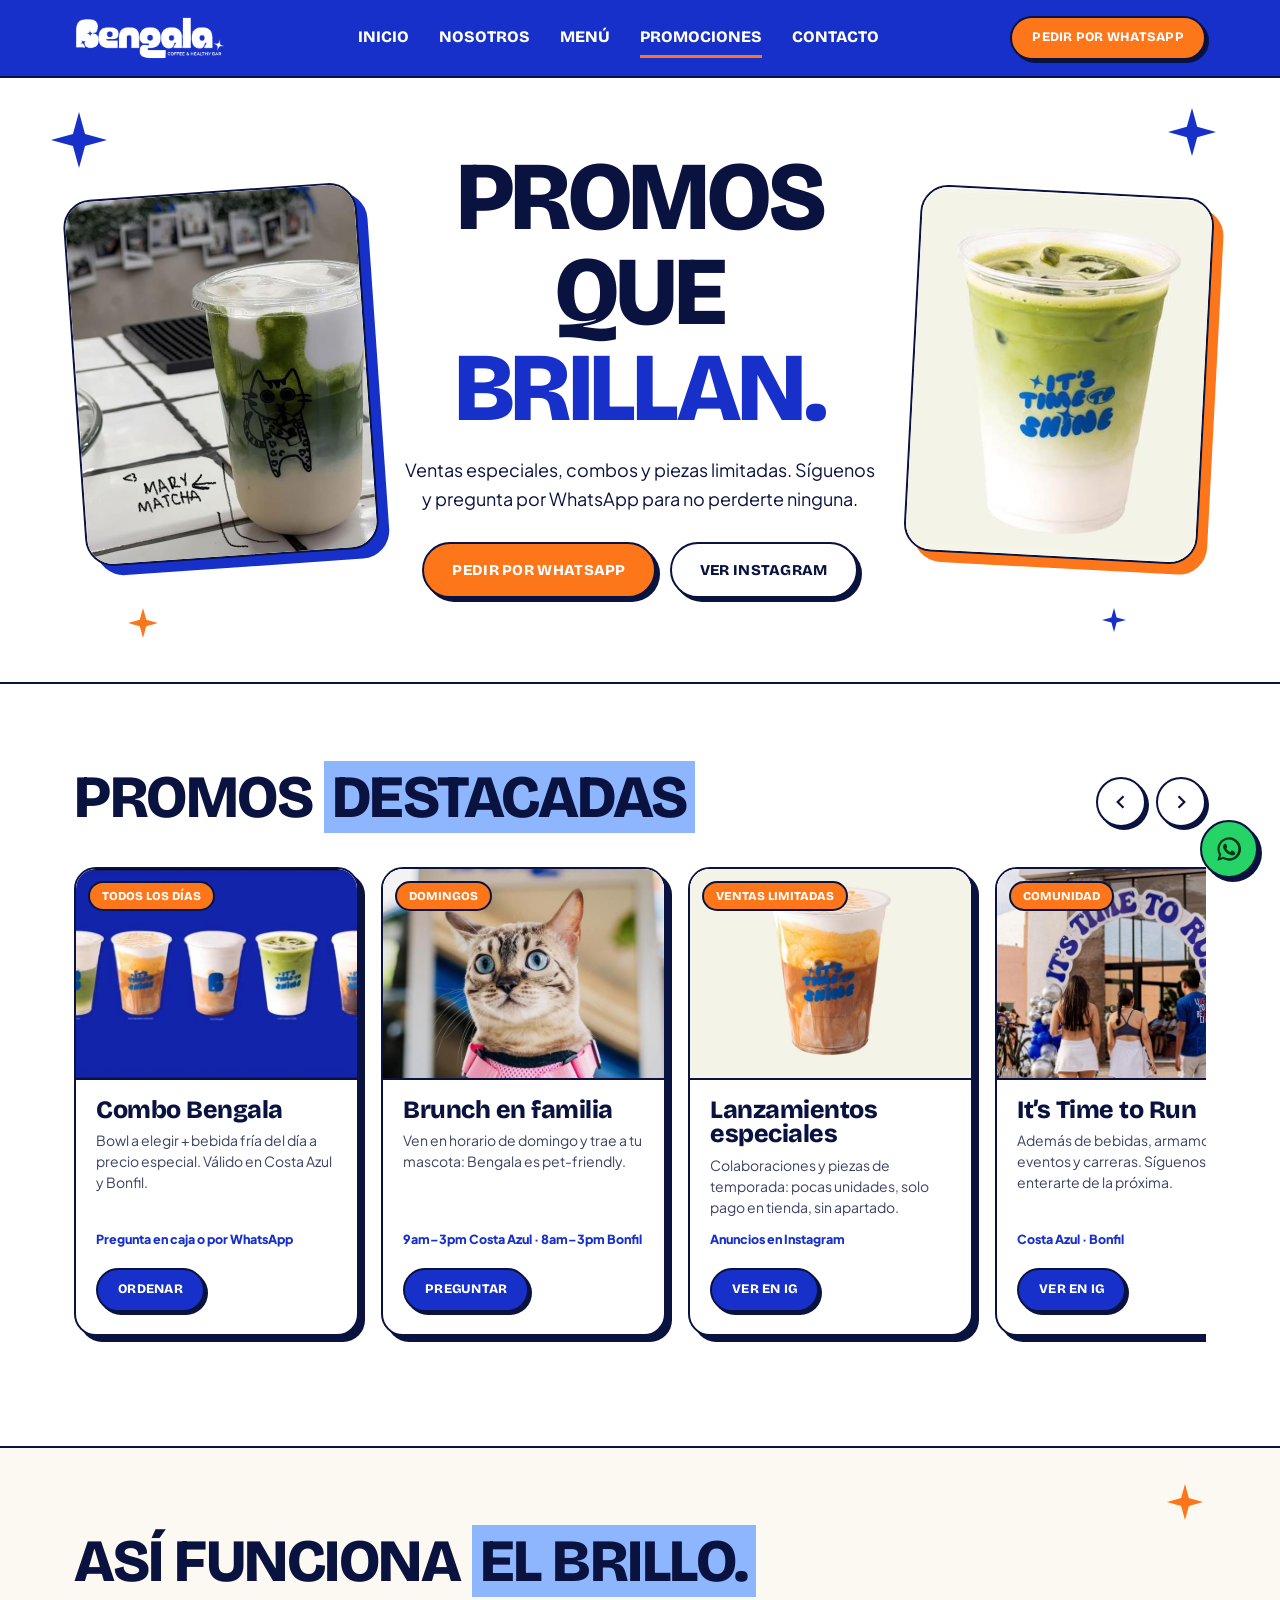
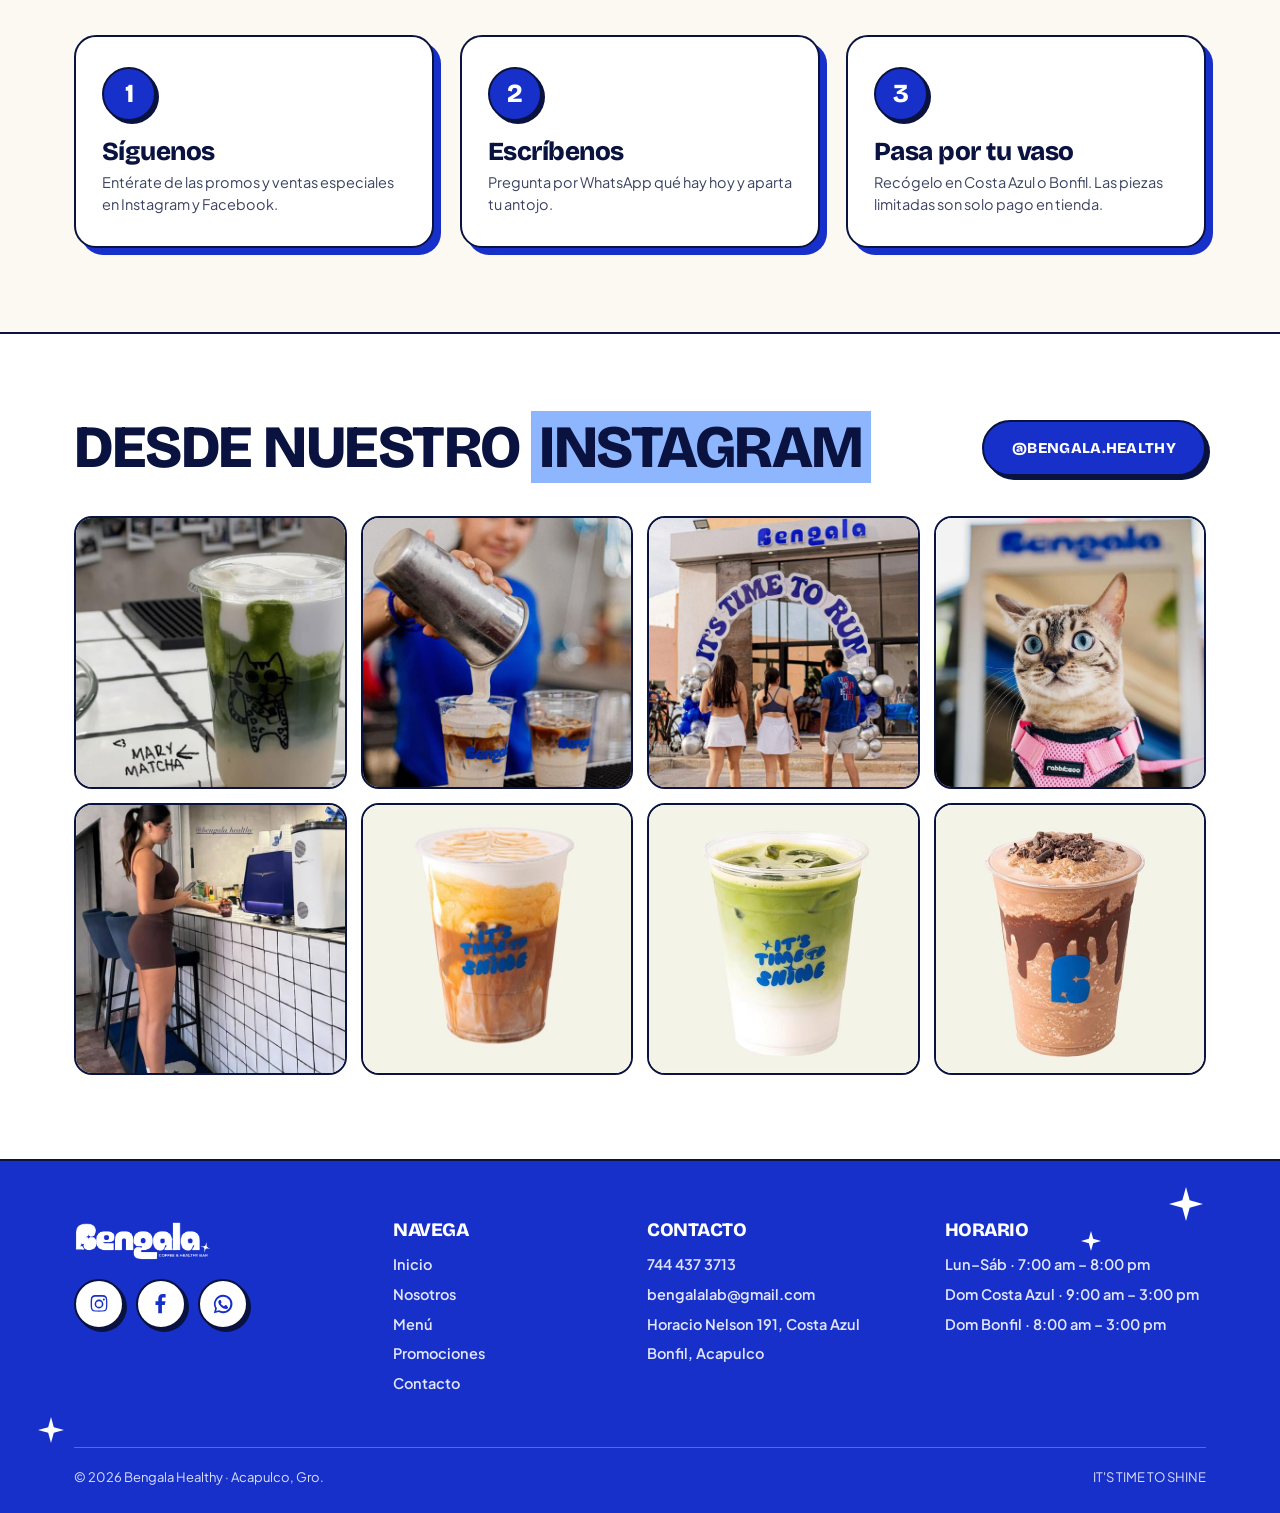
<file: bengala-promociones.html>
<!DOCTYPE html>
<html lang="es-MX">
<head>
<meta charset="UTF-8">
<meta name="viewport" content="width=device-width, initial-scale=1.0">
<title>Promociones | Bengala Healthy — Acapulco</title>
<meta name="description" content="Promociones y ventas especiales de Bengala Healthy en Costa Azul y Bonfil, Acapulco.">
<link rel="icon" type="image/jpeg" href="img/favicon.jpg">
<link rel="preload" href="fonts/bricolage.woff2" as="font" type="font/woff2" crossorigin>
<link rel="stylesheet" href="css/pop.css">
<noscript><style>[data-rv]{opacity:1;transform:none}</style></noscript>
</head>
<body>
<svg width="0" height="0" style="position:absolute" aria-hidden="true"><defs><symbol id="spark" viewBox="0 0 24 24"><path d="M12 0L14.59 9.41L24 12L14.59 14.59L12 24L9.41 14.59L0 12L9.41 9.41L12 0Z"/></symbol><symbol id="burst" viewBox="0 0 100 100"><path d="M100.0,50.0L89.2,57.8L96.2,69.1L83.3,72.2L85.4,85.4L72.2,83.3L69.1,96.2L57.8,89.2L50.0,100.0L42.2,89.2L30.9,96.2L27.8,83.3L14.6,85.4L16.7,72.2L3.8,69.1L10.8,57.8L0.0,50.0L10.8,42.2L3.8,30.9L16.7,27.8L14.6,14.6L27.8,16.7L30.9,3.8L42.2,10.8L50.0,0.0L57.8,10.8L69.1,3.8L72.2,16.7L85.4,14.6L83.3,27.8L96.2,30.9L89.2,42.2Z"/></symbol></defs></svg>
<header class="bar">
  <div class="wrap in">
    <a class="logo" href="index.html" aria-label="Bengala — inicio"><img src="img/wordmark-white.png" alt="Bengala Coffee & Healthy Bar"></a>
    <nav aria-label="Principal"><a href="index.html">Inicio</a><a href="bengala-nosotros.html">Nosotros</a><a href="bengala-menu.html">Menú</a><a href="bengala-promociones.html" class="on" aria-current="page">Promociones</a><a href="bengala-contacto.html">Contacto</a></nav>
    <a class="btn or sm cta" href="https://wa.me/527444373713?text=Hola%20Bengala%2C%20quiero%20hacer%20un%20pedido" target="_blank" rel="noopener">Pedir por WhatsApp</a>
    <button class="burger" id="burger" aria-label="Abrir menú" aria-expanded="false"><i></i><i></i><i></i></button>
  </div>
</header>
<nav class="mnav" id="mnav" aria-label="Móvil"><a href="index.html">Inicio</a><a href="bengala-nosotros.html">Nosotros</a><a href="bengala-menu.html">Menú</a><a href="bengala-promociones.html" class="on">Promociones</a><a href="bengala-contacto.html">Contacto</a><a class="btn or sm" href="https://wa.me/527444373713?text=Hola%20Bengala%2C%20quiero%20hacer%20un%20pedido" target="_blank" rel="noopener">Pedir por WhatsApp</a></nav>


<section class="phero">
  <span class="sp " style="width:56px;height:56px;left:4%;top:34px" aria-hidden="true"><svg><use href="#spark"/></svg></span><span class="sp o" style="width:30px;height:30px;left:10%;bottom:44px" aria-hidden="true"><svg><use href="#spark"/></svg></span><span class="sp " style="width:48px;height:48px;right:5%;top:30px" aria-hidden="true"><svg><use href="#spark"/></svg></span><span class="sp " style="width:24px;height:24px;right:12%;bottom:50px" aria-hidden="true"><svg><use href="#spark"/></svg></span>
  <div class="wrap ph3">
    <div class="frame l" data-rv><img src="img/p-mary.jpg" alt="Mary Matcha"></div>
    <div class="mid" data-rv>
      <h1>Promos que <em>brillan.</em></h1>
      <p class="lead">Ventas especiales, combos y piezas limitadas. Síguenos y pregunta por WhatsApp para no perderte ninguna.</p>
      <div class="acts"><a class="btn or" href="https://wa.me/527444373713?text=Hola%20Bengala%2C%20%C2%BFqu%C3%A9%20promos%20tienen%3F" target="_blank" rel="noopener">Pedir por WhatsApp</a><a class="btn wh" href="https://www.instagram.com/bengala.healthy/" target="_blank" rel="noopener">Ver Instagram</a></div>
    </div>
    <div class="frame r" data-rv><img src="img/p-matcha.jpg" alt="Iced Matcha Latte"></div>
  </div>
</section>

<section class="sec">
  <div class="wrap">
    <div class="rowh" data-rv><h2 class="h2">Promos <span class="mark">destacadas</span></h2><div class="arrows"><button type="button" data-dir="-1" aria-label="Anterior"><svg viewBox="0 0 24 24"><path d="M15 5l-7 7 7 7"/></svg></button><button type="button" data-dir="1" aria-label="Siguiente"><svg viewBox="0 0 24 24"><path d="M9 5l7 7-7 7"/></svg></button></div></div>
    <div class="track" data-rv>
      <article class="pop pcard"><div class="ph"><img src="img/p-lineup.jpg" alt="Bebidas Bengala" loading="lazy"><span class="tag">Todos los días</span></div><div class="tx"><h3>Combo Bengala</h3><p>Bowl a elegir + bebida fría del día a precio especial. Válido en Costa Azul y Bonfil.</p><span class="pfoot">Pregunta en caja o por WhatsApp</span><a class="btn bl sm" href="https://wa.me/527444373713?text=Hola%20Bengala%2C%20quiero%20el%20Combo%20Bengala" target="_blank" rel="noopener">Ordenar</a></div></article>
      <article class="pop pcard"><div class="ph"><img src="img/p-cat.jpg" alt="Cliente peludo en Bengala" loading="lazy"><span class="tag">Domingos</span></div><div class="tx"><h3>Brunch en familia</h3><p>Ven en horario de domingo y trae a tu mascota: Bengala es pet-friendly.</p><span class="pfoot">9am–3pm Costa Azul · 8am–3pm Bonfil</span><a class="btn bl sm" href="https://wa.me/527444373713?text=Hola%20Bengala%2C%20quiero%20info%20del%20brunch%20de%20domingo" target="_blank" rel="noopener">Preguntar</a></div></article>
      <article class="pop pcard"><div class="ph"><img src="img/p-caramel.jpg" alt="Iced Espresso Caramelo" loading="lazy"><span class="tag">Ventas limitadas</span></div><div class="tx"><h3>Lanzamientos especiales</h3><p>Colaboraciones y piezas de temporada: pocas unidades, solo pago en tienda, sin apartado.</p><span class="pfoot">Anuncios en Instagram</span><a class="btn bl sm" href="https://www.instagram.com/bengala.healthy/" target="_blank" rel="noopener">Ver en IG</a></div></article>
      <article class="pop pcard"><div class="ph"><img src="img/p-event.jpg" alt="Evento It’s Time to Run en Bengala" loading="lazy"><span class="tag">Comunidad</span></div><div class="tx"><h3>It’s Time to Run</h3><p>Además de bebidas, armamos eventos y carreras. Síguenos para enterarte de la próxima.</p><span class="pfoot">Costa Azul · Bonfil</span><a class="btn bl sm" href="https://www.instagram.com/bengala.healthy/" target="_blank" rel="noopener">Ver en IG</a></div></article>
    </div>
  </div>
</section>

<section class="sec" style="background:var(--cream);border-top:2px solid var(--ink);border-bottom:2px solid var(--ink);position:relative;overflow:hidden">
  <span class="sp o" style="width:36px;height:36px;right:6%;top:36px" aria-hidden="true"><svg><use href="#spark"/></svg></span>
  <div class="wrap">
    <h2 class="h2" data-rv>Así funciona <span class="mark">el brillo.</span></h2>
    <div class="way" data-rv>
      <div class="pop sh"><span class="n">1</span><h3>Síguenos</h3><p>Entérate de las promos y ventas especiales en Instagram y Facebook.</p></div>
      <div class="pop sh"><span class="n">2</span><h3>Escríbenos</h3><p>Pregunta por WhatsApp qué hay hoy y aparta tu antojo.</p></div>
      <div class="pop sh"><span class="n">3</span><h3>Pasa por tu vaso</h3><p>Recógelo en Costa Azul o Bonfil. Las piezas limitadas son solo pago en tienda.</p></div>
    </div>
  </div>
</section>

<section class="sec">
  <div class="wrap">
    <div class="rowh" data-rv><h2 class="h2">Desde nuestro <span class="mark">Instagram</span></h2><a class="btn bl" href="https://www.instagram.com/bengala.healthy/" target="_blank" rel="noopener">@bengala.healthy</a></div>
    <div class="igrid" data-rv><a href="https://www.instagram.com/bengala.healthy/" target="_blank" rel="noopener" aria-label="Ver en Instagram"><img src="img/p-mary.jpg" alt="Foto 1 de Bengala" loading="lazy"></a><a href="https://www.instagram.com/bengala.healthy/" target="_blank" rel="noopener" aria-label="Ver en Instagram"><img src="img/p-barista.jpg" alt="Foto 2 de Bengala" loading="lazy"></a><a href="https://www.instagram.com/bengala.healthy/" target="_blank" rel="noopener" aria-label="Ver en Instagram"><img src="img/p-event.jpg" alt="Foto 3 de Bengala" loading="lazy"></a><a href="https://www.instagram.com/bengala.healthy/" target="_blank" rel="noopener" aria-label="Ver en Instagram"><img src="img/p-cat.jpg" alt="Foto 4 de Bengala" loading="lazy"></a><a href="https://www.instagram.com/bengala.healthy/" target="_blank" rel="noopener" aria-label="Ver en Instagram"><img src="img/p-counter.jpg" alt="Foto 5 de Bengala" loading="lazy"></a><a href="https://www.instagram.com/bengala.healthy/" target="_blank" rel="noopener" aria-label="Ver en Instagram"><img src="img/p-caramel.jpg" alt="Foto 6 de Bengala" loading="lazy"></a><a href="https://www.instagram.com/bengala.healthy/" target="_blank" rel="noopener" aria-label="Ver en Instagram"><img src="img/p-matcha.jpg" alt="Foto 7 de Bengala" loading="lazy"></a><a href="https://www.instagram.com/bengala.healthy/" target="_blank" rel="noopener" aria-label="Ver en Instagram"><img src="img/p-frappe.jpg" alt="Foto 8 de Bengala" loading="lazy"></a></div>
  </div>
</section>


<footer class="foot">
  <span class="sp w" style="width:34px;height:34px;right:6%;top:26px" aria-hidden="true"><svg><use href="#spark"/></svg></span><span class="sp w" style="width:20px;height:20px;right:14%;top:70px" aria-hidden="true"><svg><use href="#spark"/></svg></span><span class="sp w" style="width:26px;height:26px;left:3%;bottom:70px" aria-hidden="true"><svg><use href="#spark"/></svg></span>
  <div class="wrap">
    <div class="fgrid">
      <div>
        <a class="logo" href="index.html"><img src="img/wordmark-white.png" alt="Bengala Coffee & Healthy Bar"></a>
        <div class="socials" style="margin-top:18px">
          <a href="https://www.instagram.com/bengala.healthy/" target="_blank" rel="noopener" aria-label="Instagram"><svg viewBox="0 0 24 24"><path d="M12 7.2A4.8 4.8 0 1 0 12 16.8 4.8 4.8 0 0 0 12 7.2Zm0 7.9a3.1 3.1 0 1 1 0-6.2 3.1 3.1 0 0 1 0 6.2ZM17.3 6.1a1.1 1.1 0 1 0 0 2.2 1.1 1.1 0 0 0 0-2.2ZM12 2.2c-2.7 0-3 0-4 .1-3.3.1-4.9 1.7-5 5-.1 1-.1 1.3-.1 4s0 3 .1 4c.1 3.3 1.7 4.9 5 5 1 .1 1.3.1 4 .1s3 0 4-.1c3.3-.1 4.9-1.7 5-5 .1-1 .1-1.3.1-4s0-3-.1-4c-.1-3.3-1.7-4.9-5-5-1-.1-1.3-.1-4-.1Zm0 1.8c2.6 0 2.9 0 4 .1 2.4.1 3.5 1.2 3.6 3.6.1 1 .1 1.3.1 3.9s0 2.9-.1 3.9c-.1 2.4-1.2 3.5-3.6 3.6-1 .1-1.3.1-4 .1s-2.9 0-3.9-.1c-2.4-.1-3.5-1.2-3.6-3.6-.1-1-.1-1.3-.1-3.9s0-2.9.1-3.9C4.6 5.3 5.7 4.2 8.1 4.1 9.1 4 9.4 4 12 4Z"/></svg></a>
          <a href="https://www.facebook.com/p/BengalaHealthy-61576665325923/" target="_blank" rel="noopener" aria-label="Facebook"><svg viewBox="0 0 24 24"><path d="M13 22v-9h3l1-4h-4V6.5C13 5.4 13.4 5 14.6 5H17V1.2C16.6 1.1 15.4 1 14 1c-3 0-5 1.8-5 5.2V9H6v4h3v9h4Z"/></svg></a>
          <a href="https://wa.me/527444373713" target="_blank" rel="noopener" aria-label="WhatsApp"><svg viewBox="0 0 24 24"><path d="M12 2a10 10 0 0 0-8.6 15L2 22l5.2-1.4A10 10 0 1 0 12 2Zm0 18a8 8 0 0 1-4.1-1.1l-.3-.2-3 .8.8-2.9-.2-.3A8 8 0 1 1 12 20Zm4.4-6c-.2-.1-1.4-.7-1.6-.8-.2-.1-.4-.1-.6.1-.2.2-.6.8-.8 1-.1.2-.3.2-.5.1-.2-.1-1-.4-1.9-1.2-.7-.6-1.2-1.4-1.3-1.6-.1-.2 0-.4.1-.5l.4-.4c.1-.1.2-.3.2-.4.1-.1 0-.3 0-.4-.1-.1-.6-1.4-.8-1.9-.2-.5-.4-.4-.6-.4h-.5c-.2 0-.4.1-.7.3-.2.2-.9.9-.9 2.2s.9 2.5 1.1 2.7c.1.2 1.9 2.9 4.6 4 .6.3 1.1.4 1.5.5.6.2 1.2.2 1.6.1.5-.1 1.4-.6 1.6-1.1.2-.5.2-1 .1-1.1-.1-.1-.2-.2-.4-.3Z"/></svg></a>
        </div>
      </div>
      <div><h4>Navega</h4><ul><li><a href="index.html">Inicio</a></li><li><a href="bengala-nosotros.html">Nosotros</a></li><li><a href="bengala-menu.html">Menú</a></li><li><a href="bengala-promociones.html">Promociones</a></li><li><a href="bengala-contacto.html">Contacto</a></li></ul></div>
      <div><h4>Contacto</h4><ul><li><a href="https://wa.me/527444373713" target="_blank" rel="noopener">744 437 3713</a></li><li><a href="mailto:bengalalab@gmail.com">bengalalab@gmail.com</a></li><li>Horacio Nelson 191, Costa Azul</li><li>Bonfil, Acapulco</li></ul></div>
      <div><h4>Horario</h4><ul><li>Lun–Sáb · 7:00 am – 8:00 pm</li><li>Dom Costa Azul · 9:00 am – 3:00 pm</li><li>Dom Bonfil · 8:00 am – 3:00 pm</li></ul></div>
    </div>
    <div class="fbot"><span>© 2026 Bengala Healthy · Acapulco, Gro.</span><span>IT'S TIME TO SHINE</span></div>
  </div>
</footer>
<a class="wafloat" href="https://wa.me/527444373713?text=Hola%20Bengala" target="_blank" rel="noopener" aria-label="Escríbenos por WhatsApp"><svg viewBox="0 0 24 24"><path d="M12 2a10 10 0 0 0-8.6 15L2 22l5.2-1.4A10 10 0 1 0 12 2Zm0 18a8 8 0 0 1-4.1-1.1l-.3-.2-3 .8.8-2.9-.2-.3A8 8 0 1 1 12 20Zm4.4-6c-.2-.1-1.4-.7-1.6-.8-.2-.1-.4-.1-.6.1-.2.2-.6.8-.8 1-.1.2-.3.2-.5.1-.2-.1-1-.4-1.9-1.2-.7-.6-1.2-1.4-1.3-1.6-.1-.2 0-.4.1-.5l.4-.4c.1-.1.2-.3.2-.4.1-.1 0-.3 0-.4-.1-.1-.6-1.4-.8-1.9-.2-.5-.4-.4-.6-.4h-.5c-.2 0-.4.1-.7.3-.2.2-.9.9-.9 2.2s.9 2.5 1.1 2.7c.1.2 1.9 2.9 4.6 4 .6.3 1.1.4 1.5.5.6.2 1.2.2 1.6.1.5-.1 1.4-.6 1.6-1.1.2-.5.2-1 .1-1.1-.1-.1-.2-.2-.4-.3Z"/></svg></a>
<script src="js/pop.js" defer></script>
</body>
</html>
</file>
<file: css/pop.css>
/* Bengala Pop — estilo compartido de Menú, Promociones y Contacto */
@font-face{font-family:'Bricolage Grotesque';font-style:normal;font-weight:400 800;font-display:swap;src:url(../fonts/bricolage.woff2) format('woff2');}
@font-face{font-family:'Plus Jakarta Sans';font-style:normal;font-weight:400 800;font-display:swap;src:url(../fonts/jakarta.woff2) format('woff2');}
:root{--blue:#1730C9;--blue2:#2F44D6;--deep:#0A1554;--ink:#0A1240;--sky:#8DB6FF;--orange:#FD761A;--cream:#FBF9F1;--wa:#25D366;--disp:'Bricolage Grotesque',system-ui,sans-serif;}
*{box-sizing:border-box;}
html{scroll-behavior:smooth;}
body{margin:0;font-family:'Plus Jakarta Sans',system-ui,sans-serif;color:var(--ink);background:#fff;line-height:1.5;-webkit-font-smoothing:antialiased;overflow-x:hidden;}
img{max-width:100%;display:block;}
a{color:inherit;text-decoration:none;}
h1,h2,h3,h4,p,ul{margin:0;padding:0;}
ul{list-style:none;}
h1,h2,h3,h4{font-family:var(--disp);font-weight:800;line-height:.98;letter-spacing:-.025em;text-transform:uppercase;}
::selection{background:var(--blue);color:#fff;}
.wrap{max-width:1180px;margin:0 auto;padding:0 24px;}
.sec{padding:84px 0;}
.h2{font-size:clamp(34px,4.8vw,60px);}
.mark{background:var(--sky);padding:0 .14em;box-decoration-break:clone;-webkit-box-decoration-break:clone;}
.lead{font-size:18px;line-height:1.6;max-width:520px;}
:focus-visible{outline:3px solid var(--orange);outline-offset:3px;}

/* botones */
.btn{display:inline-flex;align-items:center;justify-content:center;gap:8px;font-family:var(--disp);font-weight:800;text-transform:uppercase;letter-spacing:.02em;font-size:15px;padding:15px 28px;border-radius:100px;border:2px solid var(--ink);cursor:pointer;box-shadow:4px 4px 0 var(--ink);transition:transform .15s ease,box-shadow .15s ease;white-space:nowrap;}
.btn:hover{transform:translate(-2px,-2px);box-shadow:6px 6px 0 var(--ink);}
.btn:active{transform:translate(2px,2px);box-shadow:1px 1px 0 var(--ink);}
.btn.or{background:var(--orange);color:#fff;}
.btn.wh{background:#fff;color:var(--ink);}
.btn.bl{background:var(--blue);color:#fff;}
.btn.gr{background:var(--wa);color:#04361a;}
.btn.sm{padding:10px 20px;font-size:13px;box-shadow:3px 3px 0 var(--ink);}
.acts{display:flex;gap:14px;flex-wrap:wrap;margin-top:28px;}

/* barra superior */
.bar{position:sticky;top:0;z-index:60;background:var(--blue);border-bottom:2px solid var(--ink);}
.bar .in{display:flex;align-items:center;justify-content:space-between;gap:20px;height:76px;}
.bar .logo img{height:44px;width:auto;}
.bar nav{display:flex;gap:30px;}
.bar nav a{font-family:var(--disp);font-weight:800;font-size:16px;text-transform:uppercase;color:#fff;padding:6px 0;border-bottom:3px solid transparent;transition:border-color .2s;}
.bar nav a:hover,.bar nav a.on{border-color:var(--orange);}
.burger{display:none;width:46px;height:46px;border-radius:50%;border:2px solid #fff;background:transparent;cursor:pointer;flex-direction:column;align-items:center;justify-content:center;gap:5px;}
.burger i{display:block;width:20px;height:2.5px;background:#fff;border-radius:2px;}
.mnav{display:none;flex-direction:column;gap:6px;background:var(--deep);padding:14px 24px 22px;border-bottom:2px solid var(--ink);position:sticky;top:76px;z-index:59;}
.mnav.open{display:flex;}
.mnav a{font-family:var(--disp);font-weight:800;font-size:22px;text-transform:uppercase;color:#fff;padding:10px 0;border-bottom:1px solid rgba(255,255,255,.15);}
.mnav a.on{color:var(--orange);}
.mnav .btn{margin-top:14px;align-self:flex-start;border-bottom:2px solid var(--ink);}
@media(max-width:900px){.bar nav,.bar .cta{display:none;}.burger{display:flex;}}

/* decoraciones */
.sp{position:absolute;color:var(--blue);animation:twk 4.5s ease-in-out infinite;pointer-events:none;}
.sp svg{width:100%;height:100%;fill:currentColor;display:block;}
.sp.o{color:var(--orange);}
.sp.w{color:#fff;}
@keyframes twk{0%,100%{transform:scale(1) rotate(0);opacity:.9;}50%{transform:scale(1.18) rotate(18deg);opacity:1;}}
.burst{position:absolute;width:118px;height:118px;display:grid;place-items:center;color:var(--orange);transform:rotate(-12deg);z-index:3;}
.burst svg{position:absolute;inset:0;width:100%;height:100%;fill:currentColor;stroke:var(--ink);stroke-width:2.2;}
.burst b{position:relative;font-family:var(--disp);font-weight:800;font-size:17px;line-height:1;text-align:center;text-transform:uppercase;color:#fff;}
@media(prefers-reduced-motion:reduce){.sp{animation:none;}[data-rv]{opacity:1!important;transform:none!important;transition:none!important;}}
[data-rv]{opacity:0;transform:translateY(20px);transition:opacity .6s ease,transform .6s ease;}
[data-rv].in{opacity:1;transform:none;}

/* componentes pop */
.pop{background:#fff;border:2px solid var(--ink);border-radius:22px;}
.pop.sh{box-shadow:7px 7px 0 var(--blue);}
.frame{border:2px solid var(--ink);border-radius:28px;overflow:hidden;background:#fff;box-shadow:10px 10px 0 var(--blue);}
.frame img{width:100%;height:100%;object-fit:cover;}
.pill{display:inline-block;background:var(--ink);color:#fff;border-radius:100px;padding:7px 18px;font-family:var(--disp);font-weight:800;font-size:14px;text-transform:uppercase;letter-spacing:.02em;}
.chips{display:flex;flex-wrap:wrap;gap:8px;}
.chip{border:2px solid var(--ink);border-radius:100px;padding:6px 14px;font-weight:700;font-size:13.5px;background:#fff;}
.chip.b{background:var(--blue);border-color:var(--blue);color:#fff;}

/* portadas con papel cuadriculado */
.gridhero{position:relative;overflow:hidden;border-bottom:2px solid var(--ink);background-color:#fff;background-image:linear-gradient(rgba(23,48,201,.26) 1px,transparent 1px),linear-gradient(90deg,rgba(23,48,201,.26) 1px,transparent 1px);background-size:56px 56px;padding:76px 0 88px;}
.gh{position:relative;display:grid;grid-template-columns:1.05fr .95fr;gap:56px;align-items:center;}
.gh-block{background:var(--blue);color:#fff;padding:46px 42px;border:2px solid var(--ink);box-shadow:10px 10px 0 var(--ink);}
.gh-block h1{font-size:clamp(40px,5.6vw,78px);}
.gh-block .hl{color:var(--sky);}
.gh-block .lead{margin-top:20px;color:rgba(255,255,255,.92);}
.gh-photo{position:relative;}
.gh-photo .frame{transform:rotate(2deg);}
@media(max-width:900px){.gh{grid-template-columns:1fr;gap:44px;}.gh-block{padding:34px 26px;}.gridhero{padding:48px 0 64px;}}

/* ==== MENÚ ==== */
.split{display:grid;grid-template-columns:1.5fr 1fr;gap:56px;align-items:start;margin-top:44px;}
.flow{display:flex;flex-direction:column;align-items:stretch;gap:0;}
.step{background:#fff;border:2px solid var(--ink);border-radius:26px;padding:24px 26px;}
.step h3{display:inline;font-size:26px;margin-left:10px;text-transform:none;letter-spacing:-.02em;}
.step .body{margin-top:16px;}
.dn{align-self:center;width:0;height:0;border-left:13px solid transparent;border-right:13px solid transparent;border-top:16px solid var(--blue);margin:8px 0;}
.opts{display:grid;grid-template-columns:1fr 1fr;gap:14px;}
.opt{border:2px solid var(--ink);border-radius:18px;padding:16px 18px;background:var(--cream);}
.opt h4{font-size:22px;color:var(--blue);text-transform:none;}
.opt p{margin-top:6px;font-size:14px;color:#3b4262;}
.enjoy{display:flex;align-items:center;gap:14px;background:var(--blue);color:#fff;border-radius:26px;border:2px solid var(--ink);padding:22px 26px;box-shadow:7px 7px 0 var(--ink);}
.enjoy b{font-family:var(--disp);font-weight:800;font-size:34px;text-transform:uppercase;}
.enjoy svg{width:34px;height:34px;fill:var(--orange);flex:none;}
.aside{display:flex;flex-direction:column;gap:22px;position:sticky;top:104px;}
.aside .pop{padding:22px;}
.aside h4{font-size:24px;color:var(--blue);}
.aside ul{margin-top:12px;display:grid;gap:8px;}
.aside li{display:flex;align-items:center;gap:10px;font-weight:700;font-size:15px;}
.aside li::before{content:"";width:10px;height:10px;background:var(--orange);transform:rotate(45deg);flex:none;}
@media(max-width:900px){.split{grid-template-columns:1fr;gap:34px;}.aside{position:static;}.opts{grid-template-columns:1fr;}}
.dgrid{display:grid;grid-template-columns:repeat(4,1fr);gap:22px;margin-top:44px;}
@media(max-width:1000px){.dgrid{grid-template-columns:repeat(2,1fr);}}
@media(max-width:520px){.dgrid{grid-template-columns:1fr;}}
.dcard{display:flex;flex-direction:column;overflow:hidden;transition:transform .2s ease;}
.dcard:hover{transform:translateY(-6px) rotate(-.6deg);}
.dcard .ph{aspect-ratio:1;flex:none;position:relative;overflow:hidden;background:var(--cream);border-bottom:2px solid var(--ink);}
.dcard .ph img{position:absolute;inset:0;width:100%;height:100%;object-fit:cover;}
.dcard .tx{padding:18px 20px 22px;display:flex;flex-direction:column;gap:8px;flex:1;}
.dcard h3{font-size:24px;text-transform:none;letter-spacing:-.02em;}
.dcard p{font-size:14px;color:#3b4262;}
.dcard .chips{margin-top:auto;padding-top:6px;}
.band{margin-top:30px;display:grid;grid-template-columns:1.2fr 1fr;align-items:center;background:var(--blue);border:2px solid var(--ink);border-radius:28px;overflow:hidden;box-shadow:8px 8px 0 var(--ink);}
.band .ph img{width:100%;height:100%;object-fit:cover;}
.band .tx{padding:34px;color:#fff;}
.band h3{font-size:clamp(28px,3.6vw,44px);}
.band p{margin-top:12px;color:rgba(255,255,255,.9);max-width:340px;}
@media(max-width:760px){.band{grid-template-columns:1fr;}}
.duo{display:grid;grid-template-columns:1fr 1fr;gap:34px;align-items:stretch;}
.catcard{position:relative;display:grid;grid-template-columns:.8fr 1fr;gap:18px;align-items:center;background:var(--cream);padding:26px;}
.catcard img{width:100%;max-height:300px;object-fit:contain;}
.catcard h3{font-size:clamp(26px,3vw,38px);}
.catcard p{margin-top:10px;font-size:15px;color:#3b4262;}
.wacard{background:#fff;border:2px solid var(--ink);border-radius:28px;padding:34px;box-shadow:9px 9px 0 var(--blue);display:flex;flex-direction:column;justify-content:center;}
.wacard h3{font-size:clamp(28px,3.4vw,44px);}
.wacard .num{font-family:var(--disp);font-weight:800;font-size:clamp(32px,4.4vw,52px);letter-spacing:-.02em;margin-top:14px;}
.wacard p{margin-top:8px;font-size:15px;color:#3b4262;}
@media(max-width:900px){.duo{grid-template-columns:1fr;}.catcard{grid-template-columns:1fr;text-align:center;}.catcard img{margin:0 auto;max-height:240px;}}

/* ==== PROMOCIONES ==== */
.phero{position:relative;overflow:hidden;background:#fff;border-bottom:2px solid var(--ink);padding:72px 0 84px;}
.ph3{position:relative;display:grid;grid-template-columns:.8fr 1.3fr .8fr;gap:34px;align-items:center;}
.ph3 .mid{text-align:center;position:relative;z-index:2;}
.ph3 h1{font-size:clamp(46px,7.6vw,104px);color:var(--ink);}
.ph3 h1 em{font-style:normal;color:var(--blue);}
.ph3 .lead{margin:20px auto 0;}
.ph3 .acts{justify-content:center;}
.ph3 .frame{aspect-ratio:4/5;}
.ph3 .frame.l{transform:rotate(-4deg);}
.ph3 .frame.r{transform:rotate(3deg);box-shadow:10px 10px 0 var(--orange);}
@media(max-width:900px){.ph3{grid-template-columns:1fr 1fr;}.ph3 .mid{grid-column:1/-1;order:-1;}.phero{padding:48px 0 64px;}}
.rowh{display:flex;align-items:end;justify-content:space-between;gap:20px;flex-wrap:wrap;}
.arrows{display:flex;gap:10px;}
.arrows button{width:50px;height:50px;border-radius:50%;border:2px solid var(--ink);background:#fff;cursor:pointer;display:grid;place-items:center;box-shadow:3px 3px 0 var(--ink);transition:transform .15s;}
.arrows button:hover{transform:translate(-1px,-1px);background:var(--sky);}
.arrows svg{width:20px;height:20px;stroke:var(--ink);stroke-width:2.6;fill:none;}
.track{display:flex;gap:22px;overflow-x:auto;scroll-snap-type:x mandatory;padding:34px 4px 26px;margin-top:6px;scrollbar-width:none;}
.track::-webkit-scrollbar{display:none;}
.pcard{flex:0 0 285px;scroll-snap-align:start;display:flex;flex-direction:column;overflow:hidden;box-shadow:6px 6px 0 var(--ink);}
.pcard .ph{aspect-ratio:4/3;flex:none;border-bottom:2px solid var(--ink);background:var(--cream);position:relative;overflow:hidden;}
.pcard .ph img{position:absolute;inset:0;width:100%;height:100%;object-fit:cover;}
.pcard .tag{position:absolute;left:12px;top:12px;background:var(--orange);color:#fff;border:2px solid var(--ink);border-radius:100px;padding:4px 12px;font-family:var(--disp);font-weight:800;font-size:12px;text-transform:uppercase;}
.pcard .tx{padding:18px 20px 22px;display:flex;flex-direction:column;gap:8px;flex:1;}
.pcard h3{font-size:25px;text-transform:none;letter-spacing:-.02em;}
.pcard p{font-size:14px;color:#3b4262;}
.pcard .pfoot{font-size:12.5px;font-weight:800;color:var(--blue);margin-top:auto;padding-top:4px;}
.pcard .btn{margin-top:12px;align-self:flex-start;}
.way{display:grid;grid-template-columns:repeat(3,1fr);gap:26px;margin-top:44px;}
.way .pop{padding:30px 26px;position:relative;}
.way .n{width:54px;height:54px;border-radius:50%;background:var(--blue);color:#fff;border:2px solid var(--ink);display:grid;place-items:center;font-family:var(--disp);font-weight:800;font-size:26px;box-shadow:3px 3px 0 var(--ink);}
.way h3{margin-top:18px;font-size:26px;text-transform:none;letter-spacing:-.02em;}
.way p{margin-top:8px;font-size:14.5px;color:#3b4262;}
@media(max-width:800px){.way{grid-template-columns:1fr;}}
.igrid{display:grid;grid-template-columns:repeat(4,1fr);gap:14px;margin-top:40px;}
.igrid a{aspect-ratio:1;border:2px solid var(--ink);border-radius:18px;overflow:hidden;background:var(--cream);transition:transform .2s ease;}
.igrid a:hover{transform:scale(1.04) rotate(-1.5deg);}
.igrid img{width:100%;height:100%;object-fit:cover;}
@media(max-width:700px){.igrid{grid-template-columns:repeat(2,1fr);}}

/* ==== CONTACTO ==== */
.locs{display:grid;grid-template-columns:1fr 1fr;gap:30px;margin-top:44px;}
.loc{padding:0;overflow:hidden;box-shadow:8px 8px 0 var(--blue);display:flex;flex-direction:column;}
.loc .addr{min-height:46px;}
.loc .hd{padding:24px 26px 6px;}
.loc h3{font-size:34px;text-transform:none;letter-spacing:-.02em;}
.loc .addr{margin-top:8px;font-size:15px;color:#3b4262;}
.hrs{margin:16px 26px 0;border-top:2px dashed var(--ink);}
.hrs li{display:flex;justify-content:space-between;gap:12px;padding:10px 0;border-bottom:2px dashed var(--ink);font-size:14.5px;}
.hrs b{font-family:var(--disp);font-weight:800;}
.map{position:relative;margin:20px 26px 0;border:2px solid var(--ink);border-radius:18px;overflow:hidden;height:230px;}
.map iframe{width:100%;height:100%;border:0;display:block;filter:grayscale(1) sepia(1) hue-rotate(172deg) saturate(2.4) contrast(1.05);}
@media(max-width:900px){.locs{grid-template-columns:1fr;}}
@media(max-width:540px){.loc .hd{padding:18px 18px 6px;}.hrs{margin:14px 18px 0;}.map{margin:16px 18px 0;height:200px;}.loc .acts{padding:18px;}.btn{padding:13px 22px;font-size:14px;}}
.cgrid{display:grid;grid-template-columns:1.1fr .9fr;gap:34px;align-items:stretch;margin-top:44px;}
.clist{display:grid;gap:16px;}
.crow{display:flex;gap:16px;align-items:center;padding:18px 22px;}
.crow .ic{width:50px;height:50px;border-radius:14px;background:var(--blue);display:grid;place-items:center;flex:none;border:2px solid var(--ink);}
.crow .ic svg{width:22px;height:22px;stroke:#fff;fill:none;stroke-width:2;stroke-linecap:round;stroke-linejoin:round;}
.crow h4{font-size:15px;color:var(--blue);}
.crow a,.crow p{font-weight:700;font-size:16px;}
.crow a:hover{color:var(--blue);}
.cphoto{position:relative;min-height:340px;}
.cphoto .frame{height:100%;}
.socials{display:flex;gap:12px;margin-top:6px;}
.socials a{width:50px;height:50px;border-radius:50%;background:var(--blue);border:2px solid var(--ink);display:grid;place-items:center;box-shadow:3px 3px 0 var(--ink);transition:transform .15s;}
.socials a:hover{transform:translate(-2px,-2px);}
.socials svg{width:22px;height:22px;fill:#fff;}
@media(max-width:900px){.cgrid{grid-template-columns:1fr;}}

/* pie */
.foot{position:relative;overflow:hidden;background:var(--blue);color:#fff;border-top:2px solid var(--ink);padding:60px 0 26px;}
.fgrid{position:relative;display:grid;grid-template-columns:1.3fr 1fr 1.2fr 1.2fr;gap:36px;}
.foot .logo img{height:40px;width:auto;}
.foot h4{font-size:19px;margin-bottom:14px;}
.foot li{margin:8px 0;font-size:14.5px;font-weight:600;color:rgba(255,255,255,.88);}
.foot a:hover{color:var(--orange);}
.foot .socials a{background:#fff;}
.foot .socials svg{fill:var(--blue);}
.fbot{position:relative;margin-top:44px;padding-top:20px;border-top:1px solid rgba(255,255,255,.28);font-size:13px;display:flex;justify-content:space-between;gap:12px;flex-wrap:wrap;color:rgba(255,255,255,.85);}
@media(max-width:900px){.fgrid{grid-template-columns:1fr 1fr;}}
@media(max-width:560px){.fgrid{grid-template-columns:1fr;}.sec{padding:60px 0;}}
.wafloat{position:fixed;right:22px;bottom:22px;z-index:70;width:58px;height:58px;border-radius:50%;background:var(--wa);border:2px solid var(--ink);display:grid;place-items:center;box-shadow:4px 4px 0 var(--ink);}
.wafloat svg{width:28px;height:28px;fill:#04361a;}
</file>
